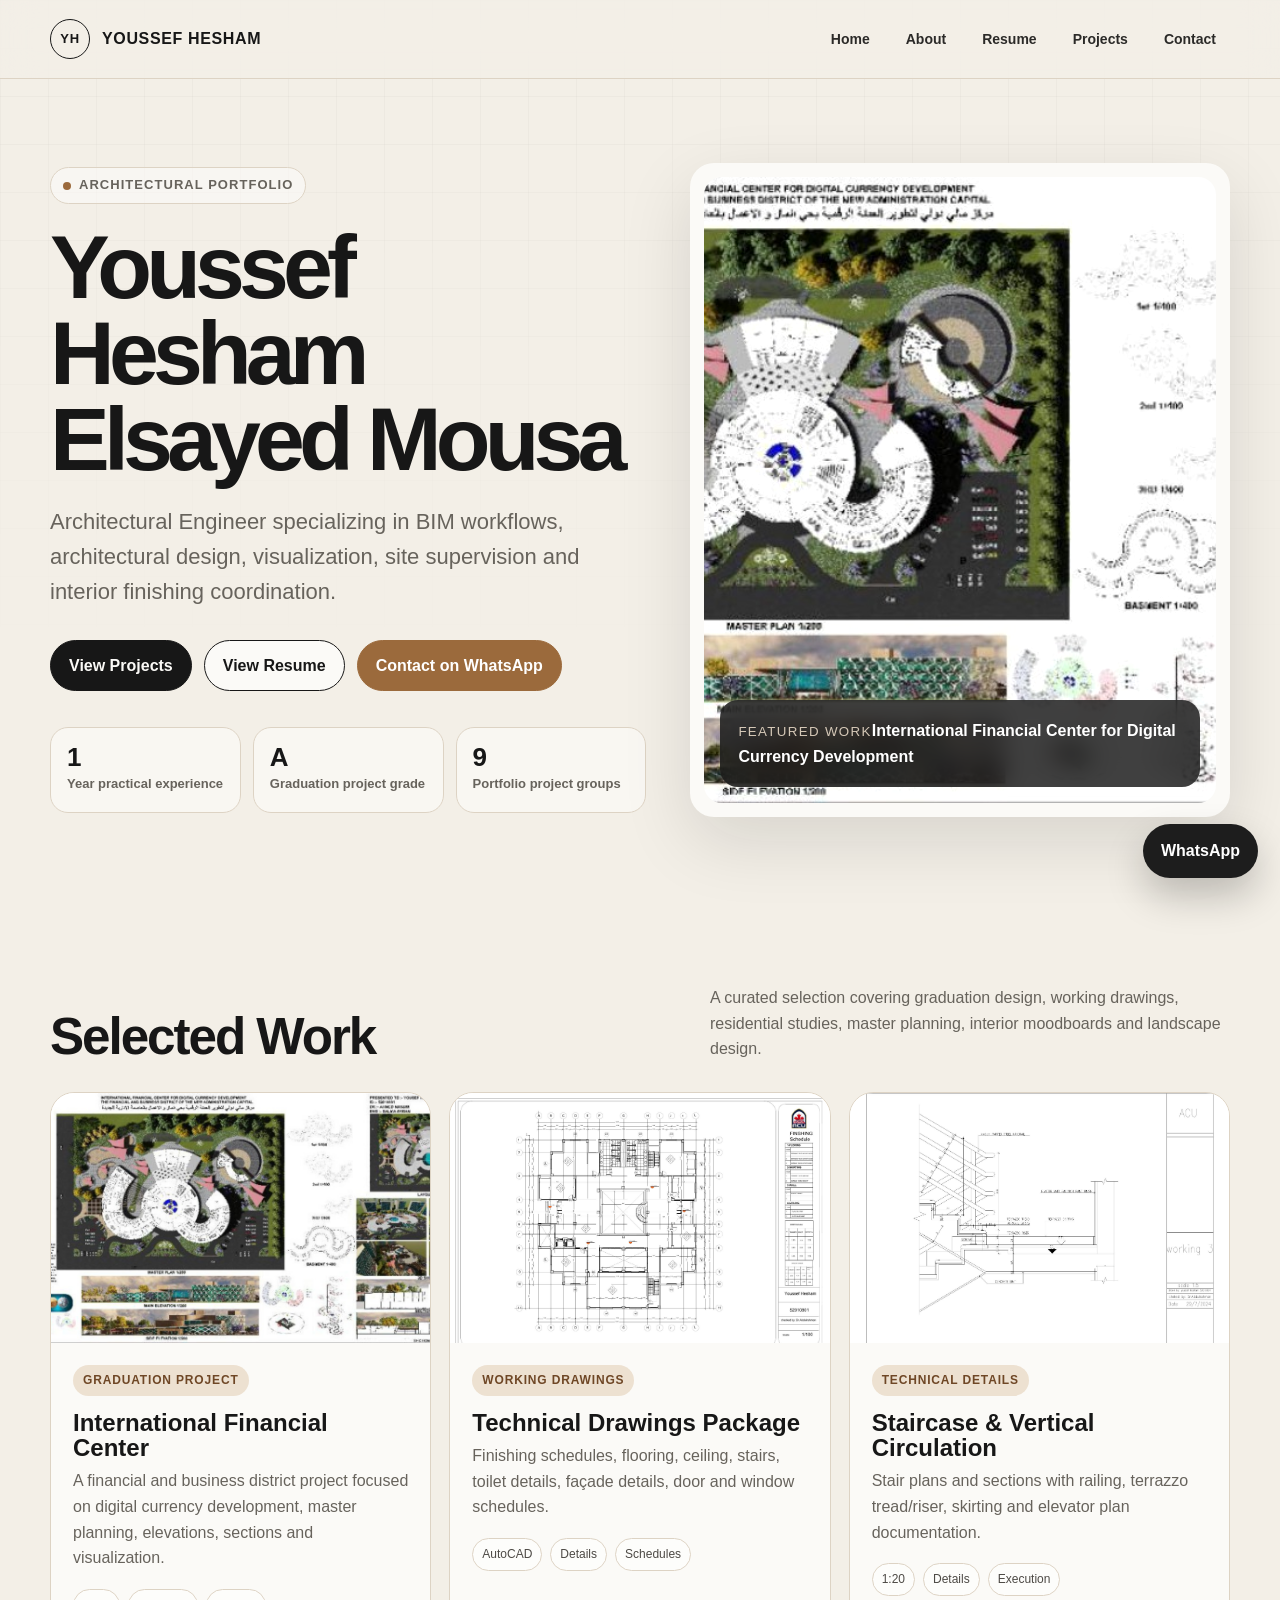
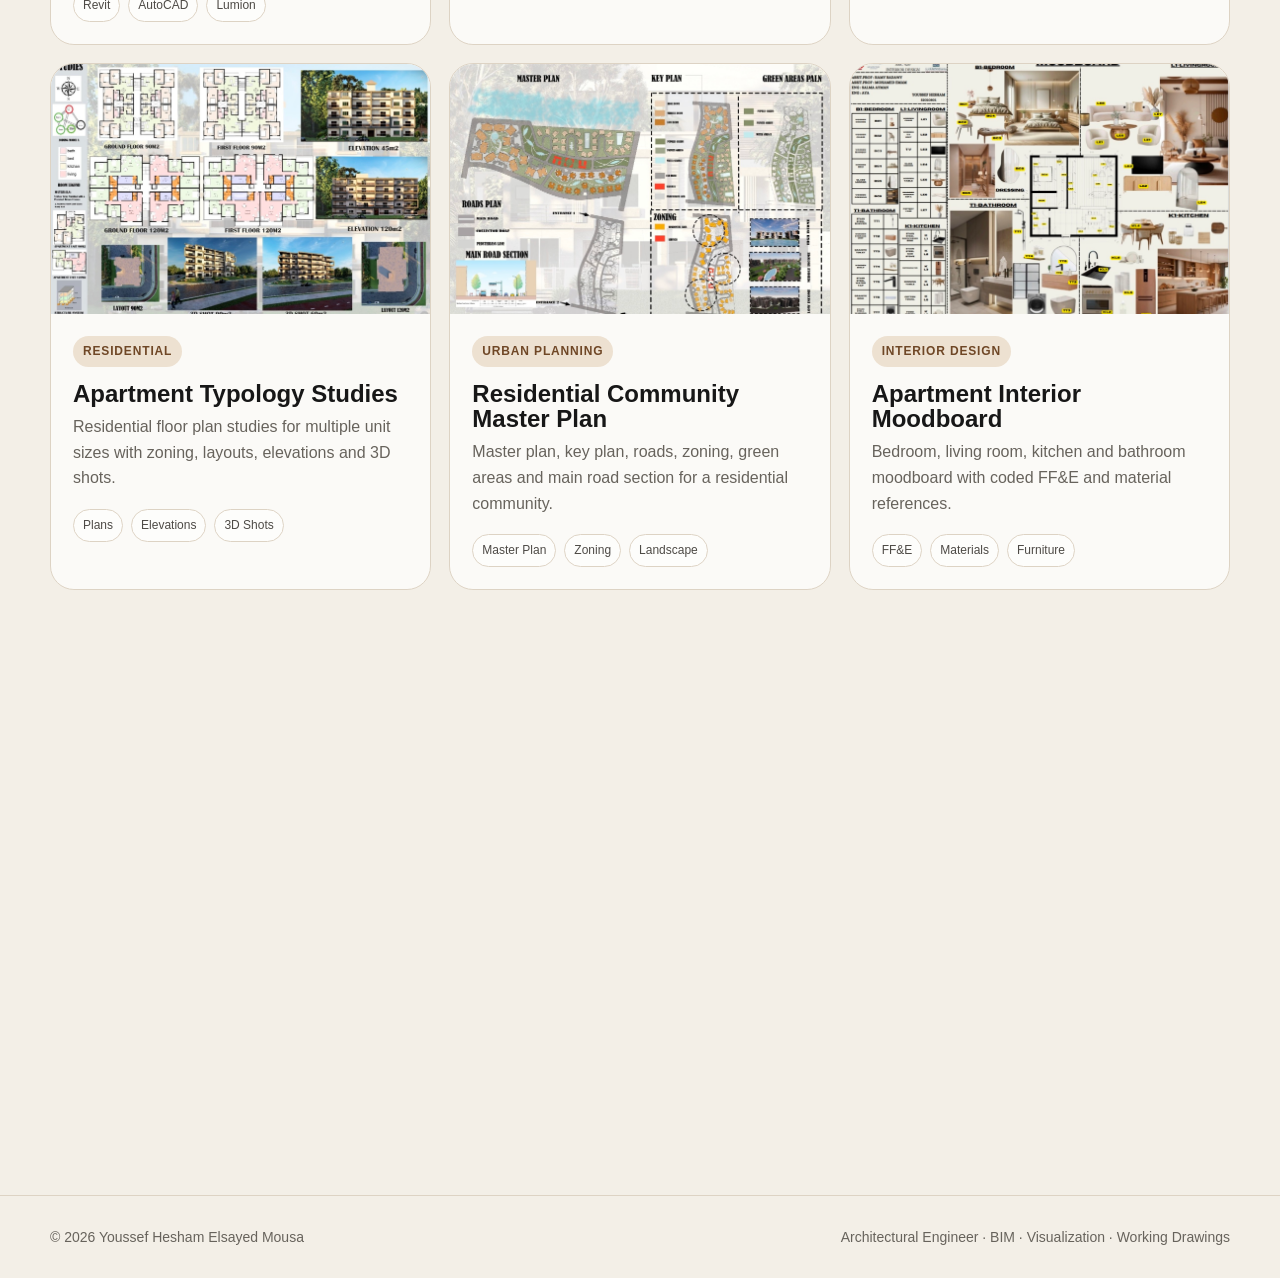
<file: index.html>
<!doctype html><html lang="en"><head><meta charset="utf-8"><meta name="viewport" content="width=device-width, initial-scale=1"><title>Youssef Hesham | Architectural Portfolio</title><meta name="description" content="Architectural portfolio of Youssef Hesham Elsayed Mousa."><link rel="stylesheet" href="css/style.css"></head><body><header class="nav"><div class="container nav-inner"><a class="brand" href="index.html"><span class="brand-mark">YH</span><span>Youssef Hesham</span></a><button class="menu-btn" data-menu>Menu</button><nav class="nav-links" data-links><a href="index.html">Home</a><a href="about.html">About</a><a href="resume.html">Resume</a><a href="projects.html">Projects</a><a href="contact.html">Contact</a></nav></div></header><main><section class="hero"><div class="container hero-grid"><div class="reveal"><span class="eyebrow">Architectural Portfolio</span><h1>Youssef Hesham Elsayed Mousa</h1><p class="lead">Architectural Engineer specializing in BIM workflows, architectural design, visualization, site supervision and interior finishing coordination.</p><div class="hero-actions"><a class="btn dark" href="projects.html">View Projects</a><a class="btn light" href="resume.html">View Resume</a><a class="btn accent" href="https://wa.me/201021706360" target="_blank" rel="noopener">Contact on WhatsApp</a></div><div class="stats"><div class="stat"><strong>1</strong><span>Year practical experience</span></div><div class="stat"><strong>A</strong><span>Graduation project grade</span></div><div class="stat"><strong>9</strong><span>Portfolio project groups</span></div></div></div><div class="hero-card tilt reveal"><img src="assets/images/graduation-board.jpg" alt="Graduation project architectural board"><div class="hero-label"><small>Featured Work</small><strong>International Financial Center for Digital Currency Development</strong></div></div></div></section><section class="section"><div class="container"><div class="section-head reveal"><h2>Selected Work</h2><p>A curated selection covering graduation design, working drawings, residential studies, master planning, interior moodboards and landscape design.</p></div><div class="cards">
<article class="card reveal" data-category="graduation urban visualization"><a href="project-graduation.html"><div class="card-img"><img src="assets/images/graduation-board.jpg" alt="Graduation project board"></div><div class="card-body"><span class="tag">Graduation Project</span><h3>International Financial Center</h3><p>A financial and business district project focused on digital currency development, master planning, elevations, sections and visualization.</p><div class="meta"><span>Revit</span><span>AutoCAD</span><span>Lumion</span></div></div></a></article>
<article class="card reveal" data-category="working technical"><a href="project-working-drawings.html"><div class="card-img"><img src="assets/images/working-thumb.jpg" alt="Working drawings package"></div><div class="card-body"><span class="tag">Working Drawings</span><h3>Technical Drawings Package</h3><p>Finishing schedules, flooring, ceiling, stairs, toilet details, façade details, door and window schedules.</p><div class="meta"><span>AutoCAD</span><span>Details</span><span>Schedules</span></div></div></a></article>
<article class="card reveal" data-category="working technical"><a href="project-staircase.html"><div class="card-img"><img src="assets/images/stairs-thumb.jpg" alt="Staircase details"></div><div class="card-body"><span class="tag">Technical Details</span><h3>Staircase & Vertical Circulation</h3><p>Stair plans and sections with railing, terrazzo tread/riser, skirting and elevator plan documentation.</p><div class="meta"><span>1:20</span><span>Details</span><span>Execution</span></div></div></a></article>
<article class="card reveal" data-category="residential visualization"><a href="project-residential.html"><div class="card-img"><img src="assets/images/residential-90-120.jpg" alt="Residential apartment studies"></div><div class="card-body"><span class="tag">Residential</span><h3>Apartment Typology Studies</h3><p>Residential floor plan studies for multiple unit sizes with zoning, layouts, elevations and 3D shots.</p><div class="meta"><span>Plans</span><span>Elevations</span><span>3D Shots</span></div></div></a></article>
<article class="card reveal" data-category="urban landscape"><a href="project-masterplan.html"><div class="card-img"><img src="assets/images/master-plan.jpg" alt="Community master plan"></div><div class="card-body"><span class="tag">Urban Planning</span><h3>Residential Community Master Plan</h3><p>Master plan, key plan, roads, zoning, green areas and main road section for a residential community.</p><div class="meta"><span>Master Plan</span><span>Zoning</span><span>Landscape</span></div></div></a></article>
<article class="card reveal" data-category="interior"><a href="project-interior.html"><div class="card-img"><img src="assets/images/interior-moodboard.jpg" alt="Interior design moodboard"></div><div class="card-body"><span class="tag">Interior Design</span><h3>Apartment Interior Moodboard</h3><p>Bedroom, living room, kitchen and bathroom moodboard with coded FF&E and material references.</p><div class="meta"><span>FF&E</span><span>Materials</span><span>Furniture</span></div></div></a></article>
<article class="card reveal" data-category="interior"><a href="project-interior.html#bedroom-gallery"><div class="card-img"><img src="assets/images/interior-bedroom-01.jpg" alt="Master bedroom 3D renders"></div><div class="card-body"><span class="tag">Interior Design</span><h3>Master Bedroom 3D Renders</h3><p>Full 3D visualization for the master bedroom — headwall, TV wall, wardrobe joinery and lighting details.</p><div class="meta"><span>3D Renders</span><span>Bedroom</span><span>Visualization</span></div></div></a></article>
<article class="card reveal" data-category="interior"><a href="project-interior.html#kitchen-gallery"><div class="card-img"><img src="assets/images/interior-kitchen-06.jpg" alt="Kitchen 3D renders"></div><div class="card-body"><span class="tag">Interior Design</span><h3>Kitchen 3D Renders</h3><p>U-shaped kitchen 3D visualization with dark wood cabinetry, marble backsplash and warm accent lighting.</p><div class="meta"><span>3D Renders</span><span>Kitchen</span><span>Visualization</span></div></div></a></article>
</div></div></section></main><a class="whatsapp" href="https://wa.me/201021706360" target="_blank" rel="noopener">WhatsApp</a><footer class="footer"><div class="container footer-inner"><span>© 2026 Youssef Hesham Elsayed Mousa</span><span>Architectural Engineer · BIM · Visualization · Working Drawings</span></div></footer><script src="js/main.js"></script></body></html>
</file>
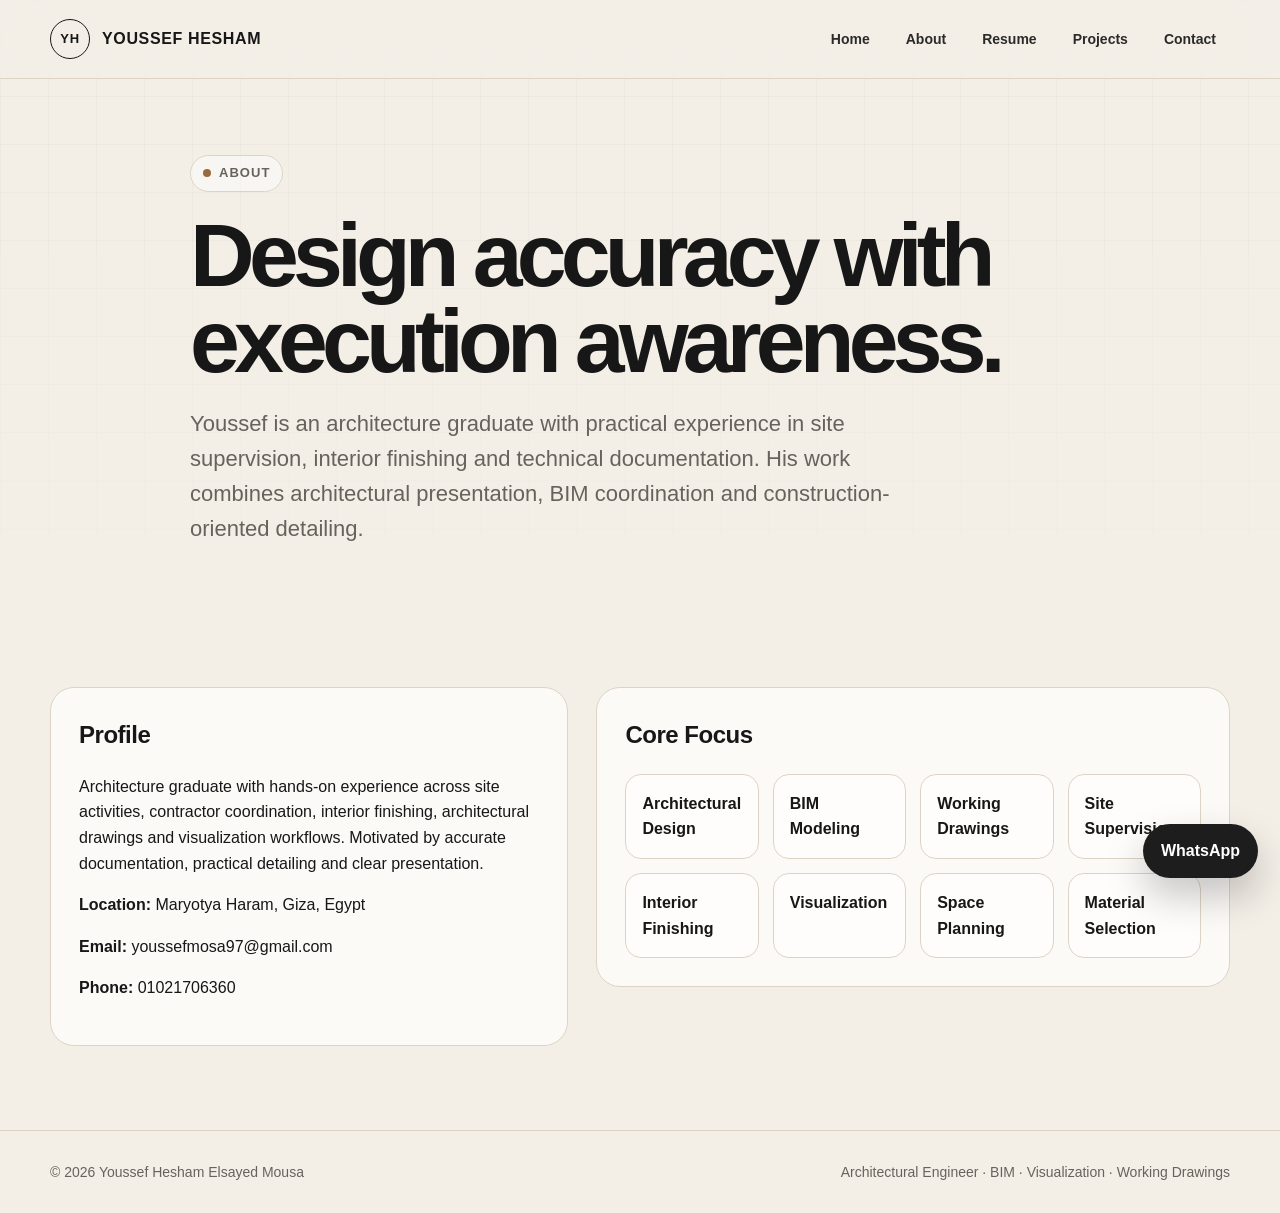
<file: about.html>
<!doctype html><html lang="en"><head><meta charset="utf-8"><meta name="viewport" content="width=device-width, initial-scale=1"><title>About | Youssef Hesham</title><meta name="description" content="Architectural portfolio of Youssef Hesham Elsayed Mousa."><link rel="stylesheet" href="css/style.css"></head><body><header class="nav"><div class="container nav-inner"><a class="brand" href="index.html"><span class="brand-mark">YH</span><span>Youssef Hesham</span></a><button class="menu-btn" data-menu>Menu</button><nav class="nav-links" data-links><a href="index.html">Home</a><a href="about.html">About</a><a href="resume.html">Resume</a><a href="projects.html">Projects</a><a href="contact.html">Contact</a></nav></div></header><main><section class="page-hero"><div class="container page-title reveal"><span class="eyebrow">About</span><h1>Design accuracy with execution awareness.</h1><p class="lead">Youssef is an architecture graduate with practical experience in site supervision, interior finishing and technical documentation. His work combines architectural presentation, BIM coordination and construction-oriented detailing.</p></div></section><section class="section"><div class="container two-col"><div class="panel reveal"><h2>Profile</h2><p>Architecture graduate with hands-on experience across site activities, contractor coordination, interior finishing, architectural drawings and visualization workflows. Motivated by accurate documentation, practical detailing and clear presentation.</p><p><strong>Location:</strong> Maryotya Haram, Giza, Egypt</p><p><strong>Email:</strong> youssefmosa97@gmail.com</p><p><strong>Phone:</strong> 01021706360</p></div><div class="panel reveal"><h2>Core Focus</h2><div class="skill-grid"><div class="skill">Architectural Design</div><div class="skill">BIM Modeling</div><div class="skill">Working Drawings</div><div class="skill">Site Supervision</div><div class="skill">Interior Finishing</div><div class="skill">Visualization</div><div class="skill">Space Planning</div><div class="skill">Material Selection</div></div></div></div></section></main><a class="whatsapp" href="https://wa.me/201021706360" target="_blank" rel="noopener">WhatsApp</a><footer class="footer"><div class="container footer-inner"><span>© 2026 Youssef Hesham Elsayed Mousa</span><span>Architectural Engineer · BIM · Visualization · Working Drawings</span></div></footer><script src="js/main.js"></script></body></html>
</file>
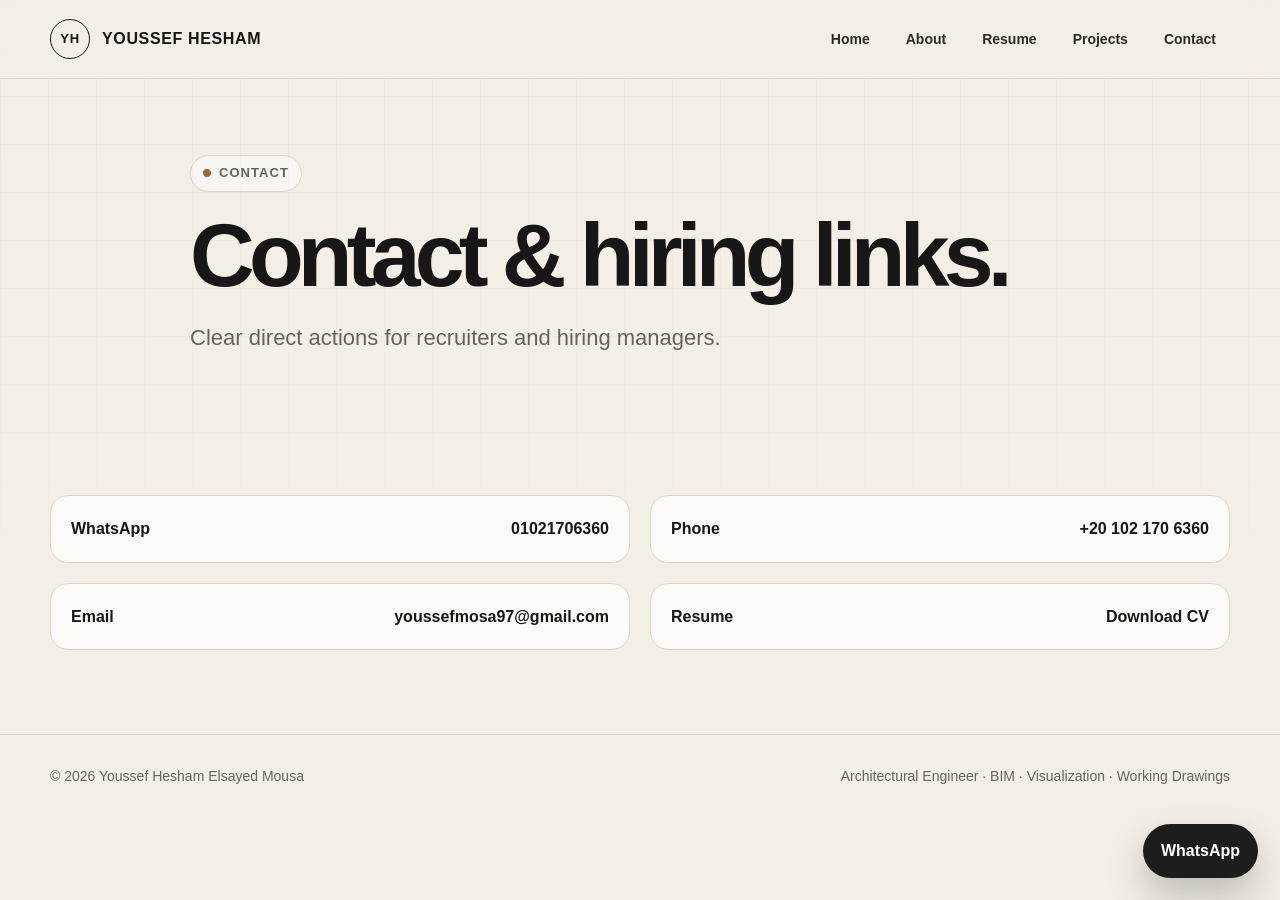
<file: contact.html>
<!doctype html><html lang="en"><head><meta charset="utf-8"><meta name="viewport" content="width=device-width, initial-scale=1"><title>Contact | Youssef Hesham</title><meta name="description" content="Architectural portfolio of Youssef Hesham Elsayed Mousa."><link rel="stylesheet" href="css/style.css"></head><body><header class="nav"><div class="container nav-inner"><a class="brand" href="index.html"><span class="brand-mark">YH</span><span>Youssef Hesham</span></a><button class="menu-btn" data-menu>Menu</button><nav class="nav-links" data-links><a href="index.html">Home</a><a href="about.html">About</a><a href="resume.html">Resume</a><a href="projects.html">Projects</a><a href="contact.html">Contact</a></nav></div></header><main><section class="page-hero"><div class="container page-title reveal"><span class="eyebrow">Contact</span><h1>Contact & hiring links.</h1><p class="lead">Clear direct actions for recruiters and hiring managers.</p></div></section><section class="section"><div class="container contact-grid"><a class="contact-link reveal" href="https://wa.me/201021706360" target="_blank" rel="noopener"><span>WhatsApp</span><strong>01021706360</strong></a><a class="contact-link reveal" href="tel:+201021706360"><span>Phone</span><strong>+20 102 170 6360</strong></a><a class="contact-link reveal" href="mailto:youssefmosa97@gmail.com"><span>Email</span><strong>youssefmosa97@gmail.com</strong></a><a class="contact-link reveal" href="assets/pdf/cv.pdf" download><span>Resume</span><strong>Download CV</strong></a></div></section></main><a class="whatsapp" href="https://wa.me/201021706360" target="_blank" rel="noopener">WhatsApp</a><footer class="footer"><div class="container footer-inner"><span>© 2026 Youssef Hesham Elsayed Mousa</span><span>Architectural Engineer · BIM · Visualization · Working Drawings</span></div></footer><script src="js/main.js"></script></body></html>
</file>
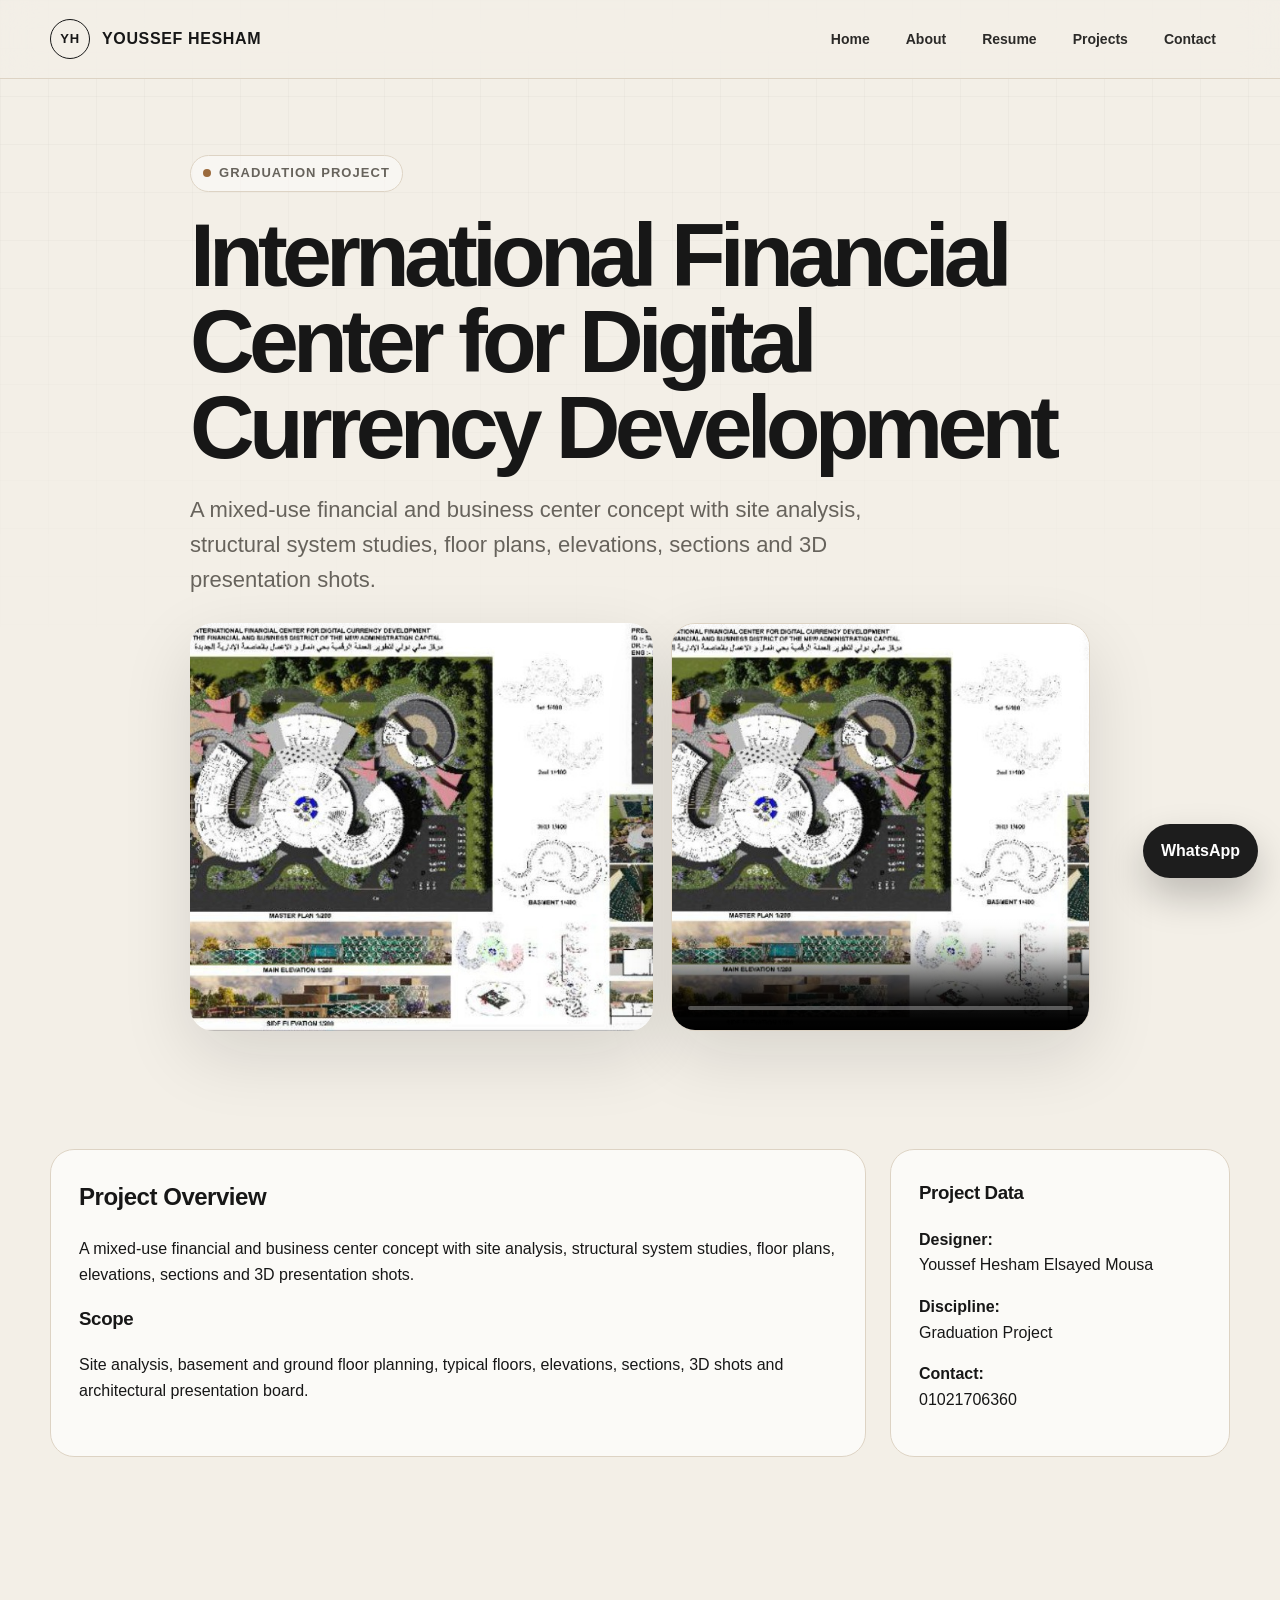
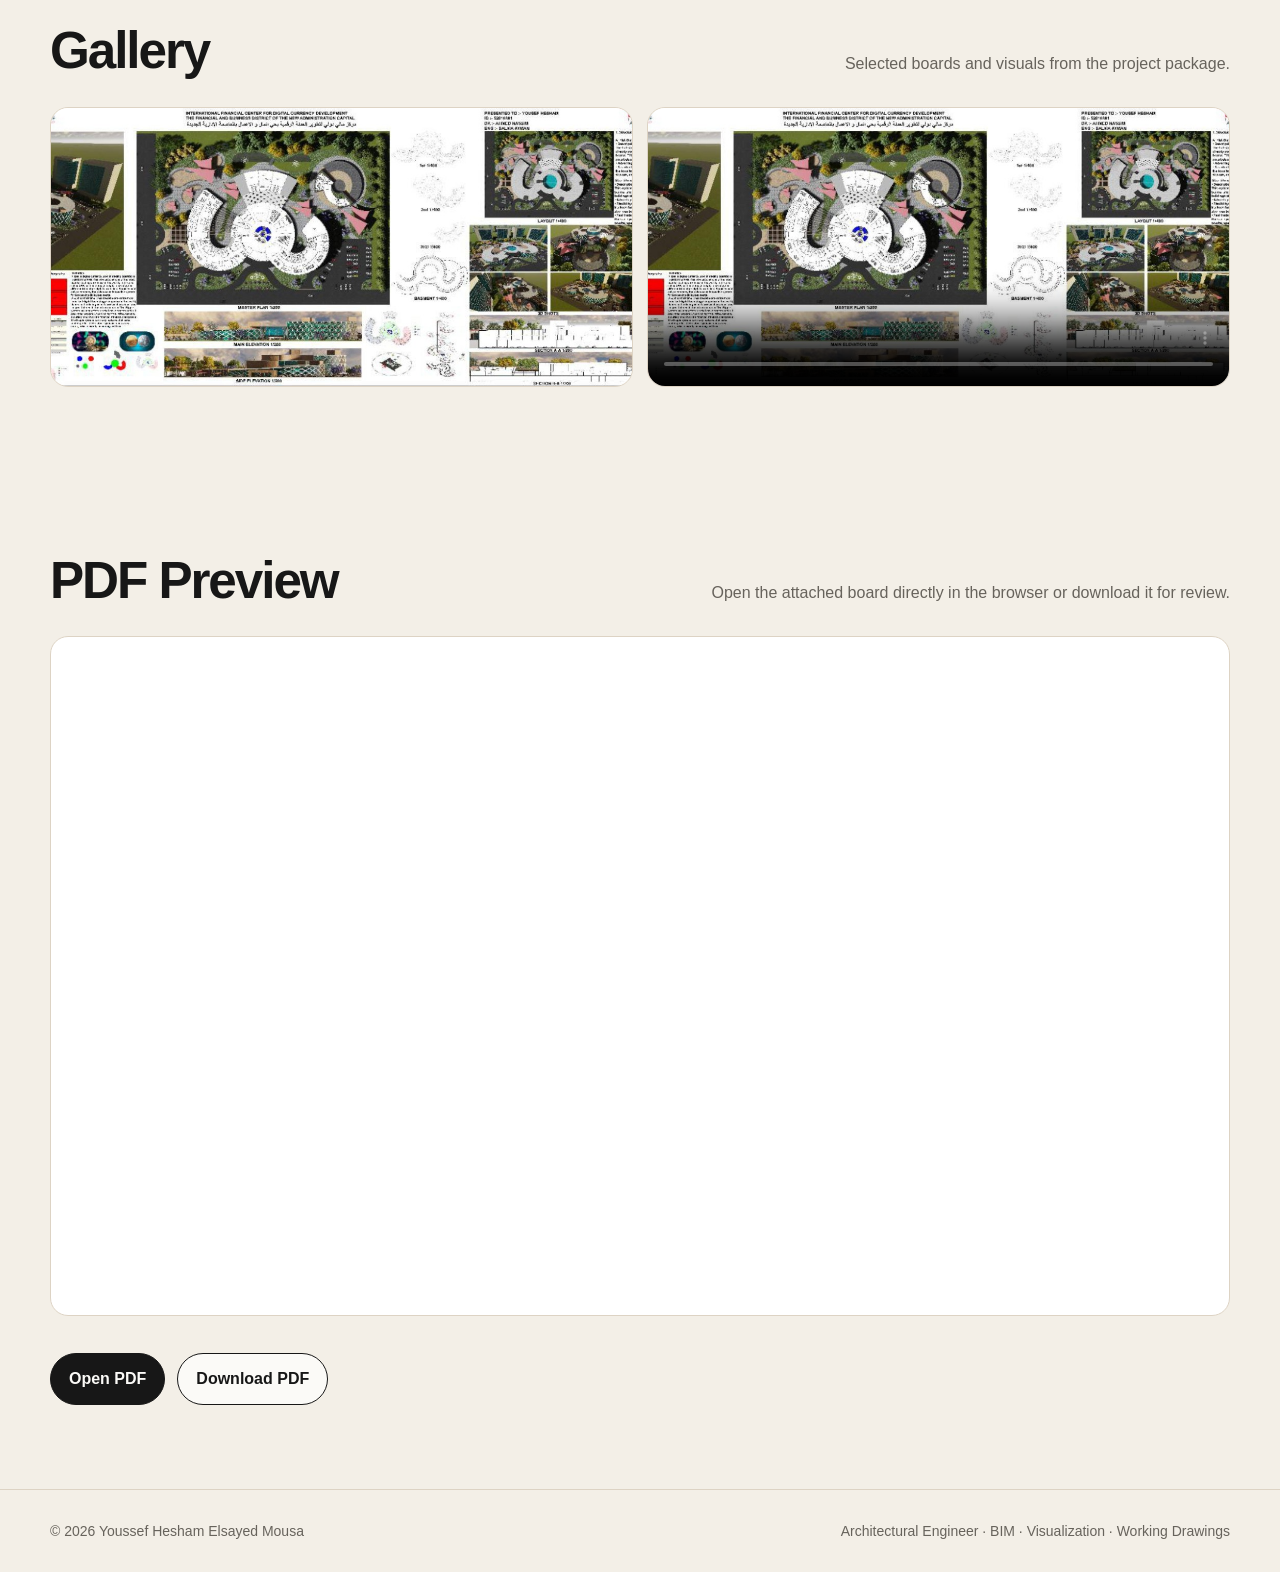
<file: project-graduation.html>
<!doctype html><html lang="en"><head><meta charset="utf-8"><meta name="viewport" content="width=device-width, initial-scale=1"><title>International Financial Center for Digital Currency Development | Youssef Hesham</title><meta name="description" content="Architectural portfolio of Youssef Hesham Elsayed Mousa."><link rel="stylesheet" href="css/style.css"></head><body><header class="nav"><div class="container nav-inner"><a class="brand" href="index.html"><span class="brand-mark">YH</span><span>Youssef Hesham</span></a><button class="menu-btn" data-menu>Menu</button><nav class="nav-links" data-links><a href="index.html">Home</a><a href="about.html">About</a><a href="resume.html">Resume</a><a href="projects.html">Projects</a><a href="contact.html">Contact</a></nav></div></header><main><section class="page-hero"><div class="container page-title reveal"><span class="eyebrow">Graduation Project</span><h1>International Financial Center for Digital Currency Development</h1><p class="lead">A mixed-use financial and business center concept with site analysis, structural system studies, floor plans, elevations, sections and 3D presentation shots.</p><div class="project-media-grid reveal"><figure class="project-hero-img"><img src="assets/images/graduation-board.jpg" alt="International Financial Center for Digital Currency Development presentation board"><figcaption>Presentation Board</figcaption></figure><figure class="project-video-card"><video class="project-video" autoplay muted loop playsinline controls preload="metadata" poster="assets/images/graduation-board.jpg"><source src="assets/videos/Graduation_pro.mp4" type="video/mp4">Your browser does not support the video tag.</video><figcaption>Graduation Project Video</figcaption></figure></div></div></section><section class="section"><div class="container project-layout"><div class="panel reveal"><h2>Project Overview</h2><p>A mixed-use financial and business center concept with site analysis, structural system studies, floor plans, elevations, sections and 3D presentation shots.</p><h3>Scope</h3><p>Site analysis, basement and ground floor planning, typical floors, elevations, sections, 3D shots and architectural presentation board.</p></div><aside class="panel side-card reveal"><h3>Project Data</h3><p><strong>Designer:</strong><br>Youssef Hesham Elsayed Mousa</p><p><strong>Discipline:</strong><br>Graduation Project</p><p><strong>Contact:</strong><br>01021706360</p></aside></div></section><section class="section"><div class="container"><div class="section-head reveal"><h2>Gallery</h2><p>Selected boards and visuals from the project package.</p></div><div class="gallery gallery-mixed"><img src="assets/images/graduation-board.jpg" alt="International Financial Center for Digital Currency Development presentation board"><video class="gallery-video" autoplay muted loop playsinline controls preload="metadata" poster="assets/images/graduation-board.jpg"><source src="assets/videos/Graduation_pro.mp4" type="video/mp4">Your browser does not support the video tag.</video></div></div></section><section class="section"><div class="container"><div class="section-head reveal"><h2>PDF Preview</h2><p>Open the attached board directly in the browser or download it for review.</p></div><iframe class="pdf-frame reveal" src="assets/pdf/project-03.pdf"></iframe><div class="hero-actions"><a class="btn dark" href="assets/pdf/project-03.pdf" target="_blank">Open PDF</a><a class="btn light" href="assets/pdf/project-03.pdf" download>Download PDF</a></div></div></section></main><a class="whatsapp" href="https://wa.me/201021706360" target="_blank" rel="noopener">WhatsApp</a><footer class="footer"><div class="container footer-inner"><span>© 2026 Youssef Hesham Elsayed Mousa</span><span>Architectural Engineer · BIM · Visualization · Working Drawings</span></div></footer><script src="js/main.js"></script></body></html>
</file>
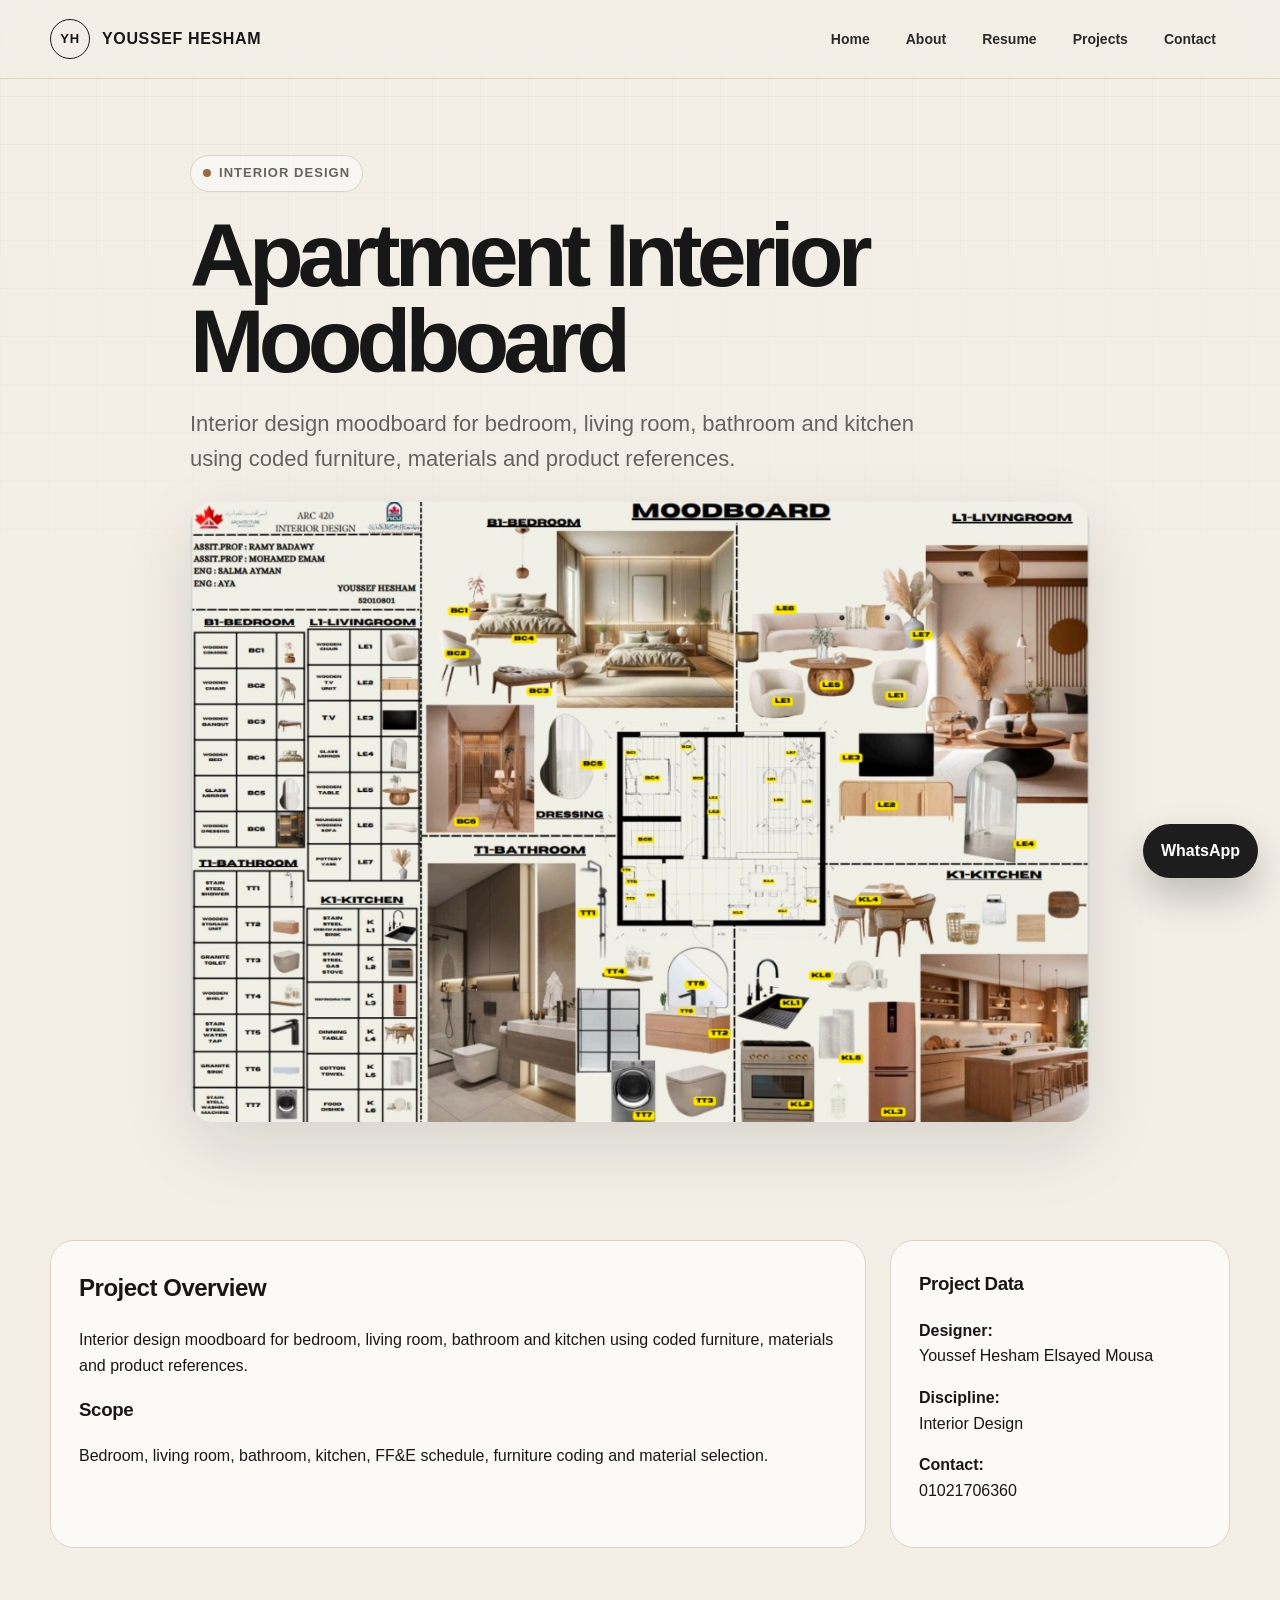
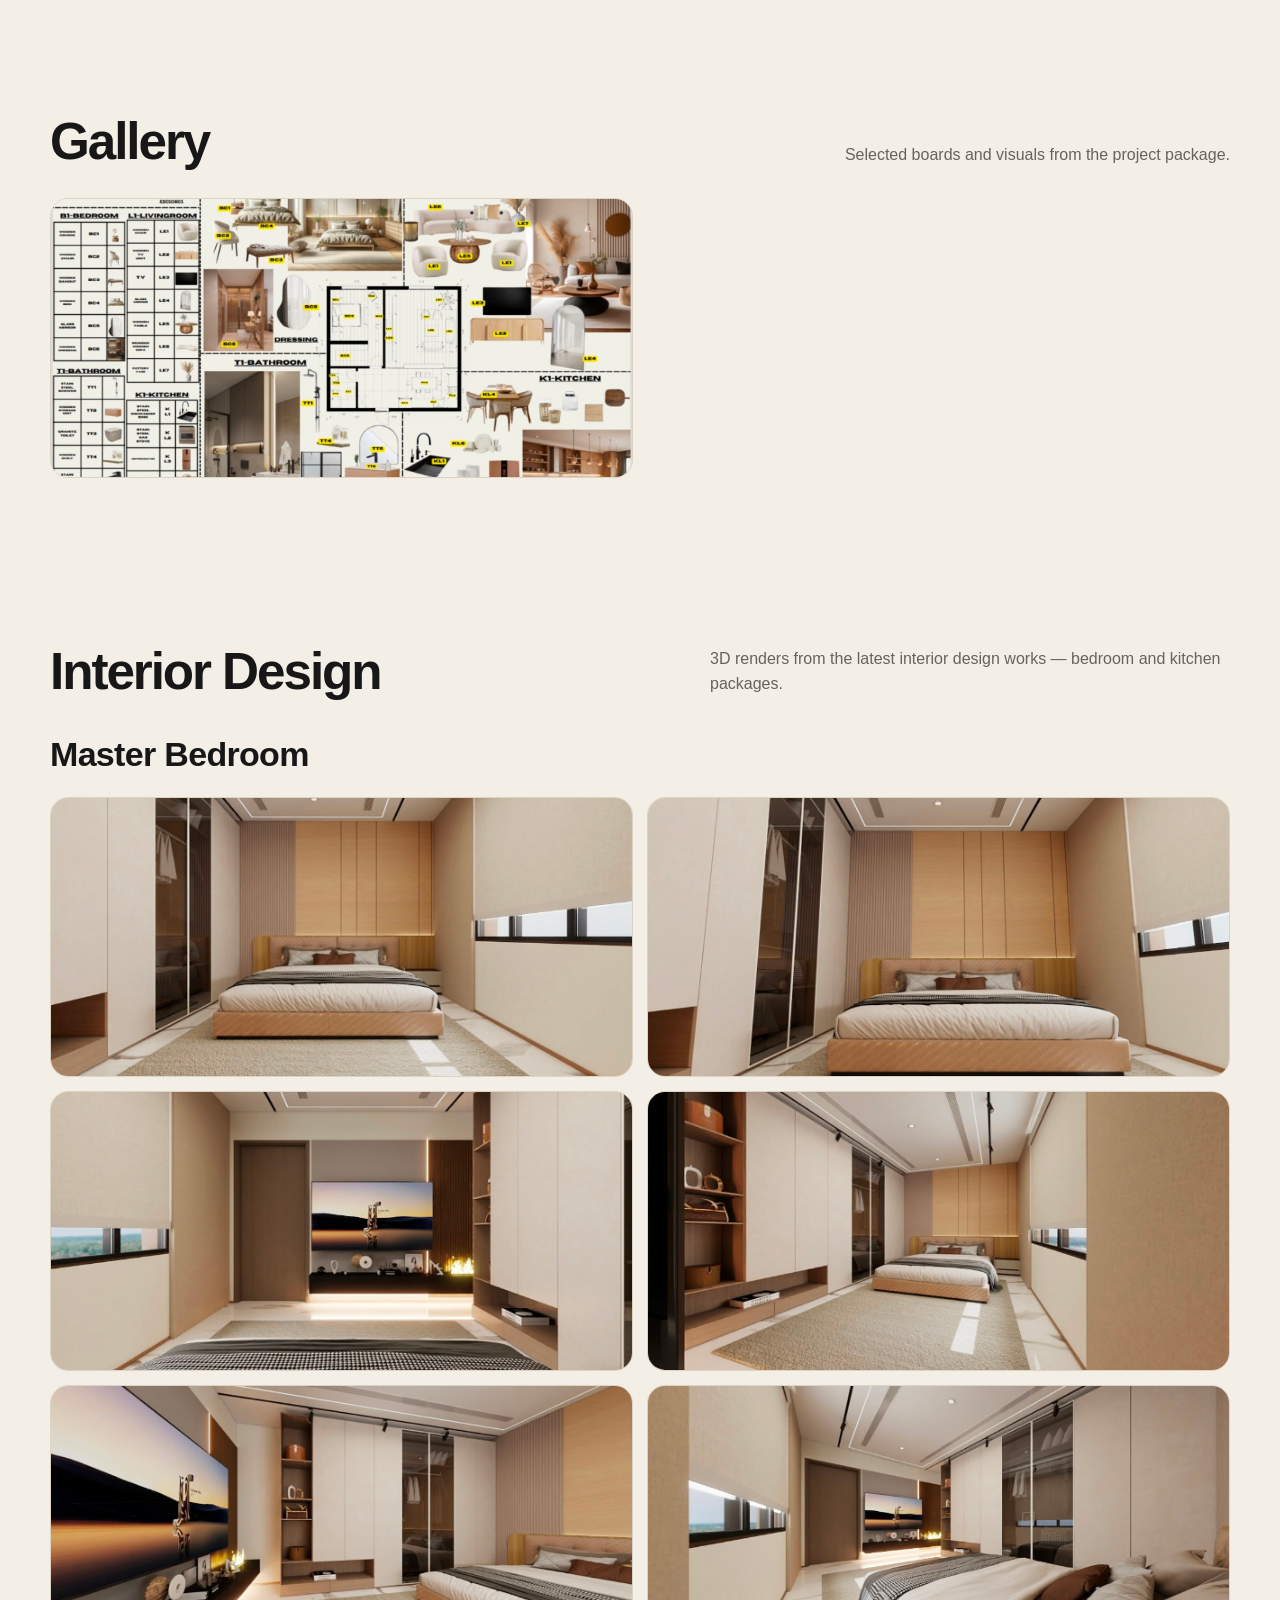
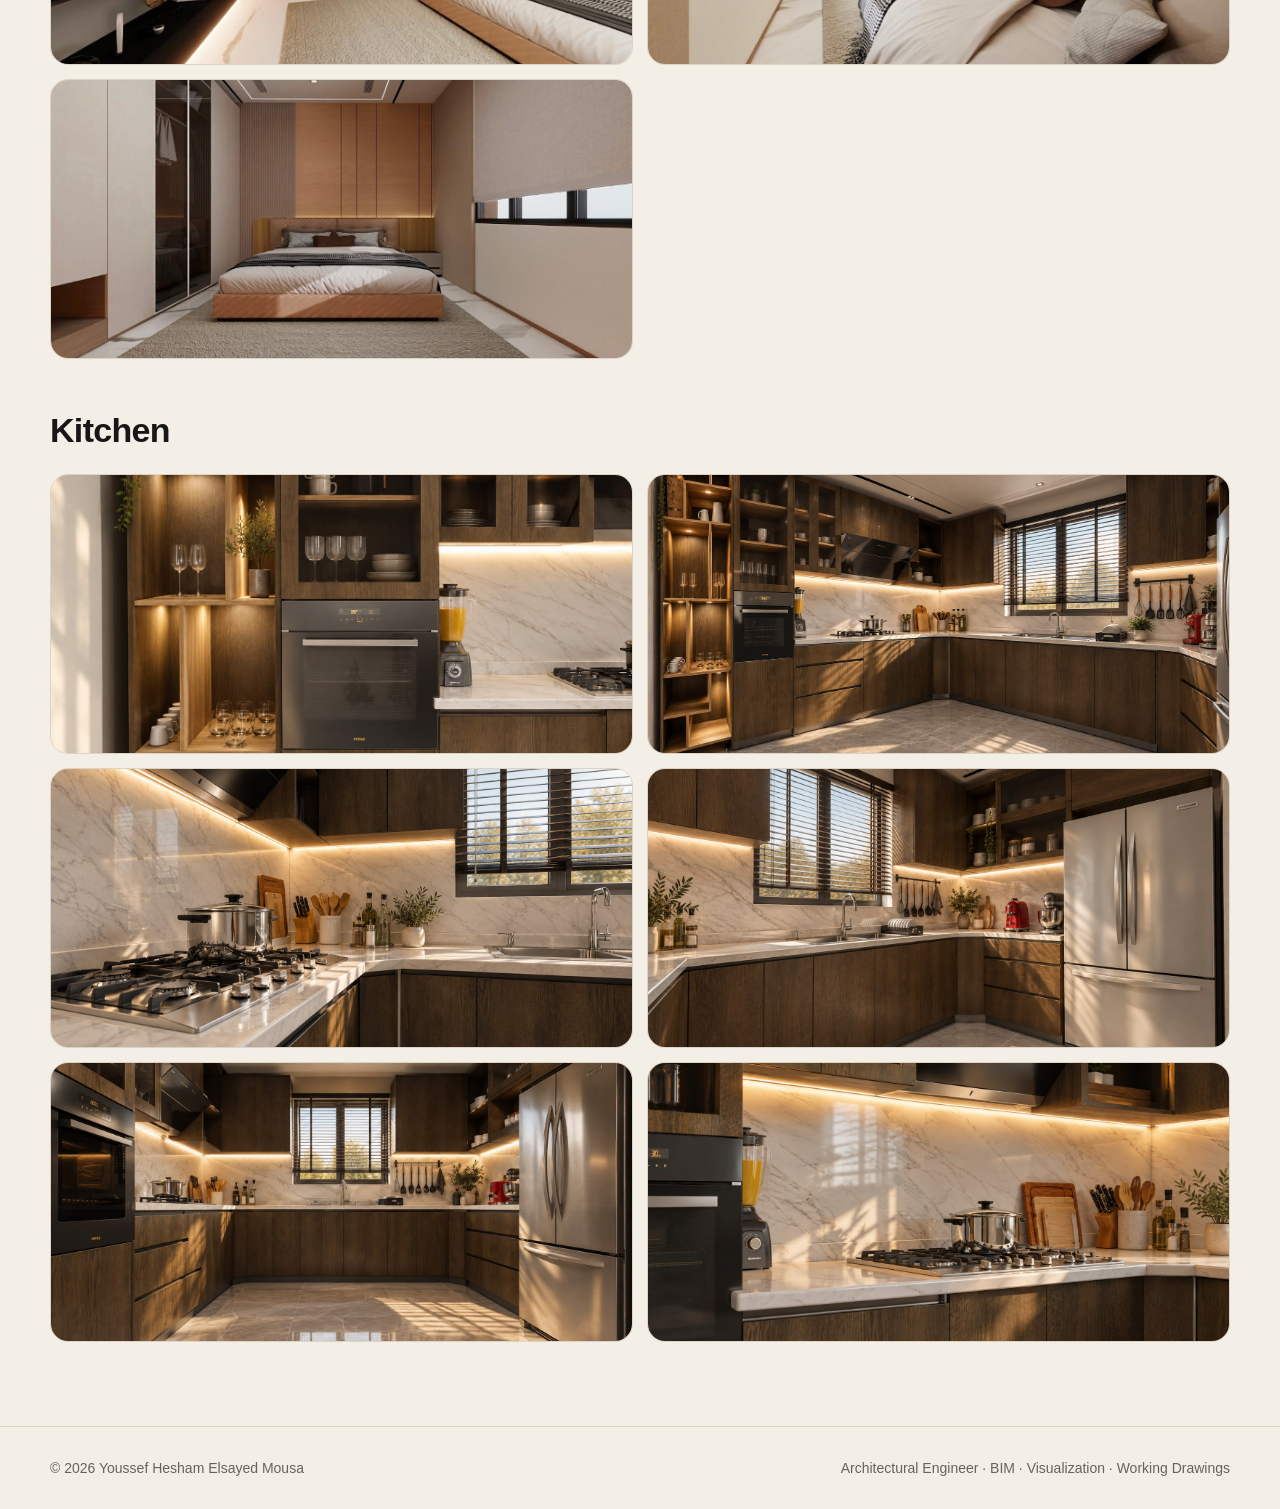
<file: project-interior.html>
<!doctype html>
<html lang="en">
<head>
<meta charset="utf-8">
<meta name="viewport" content="width=device-width, initial-scale=1">
<title>Apartment Interior Moodboard | Youssef Hesham</title>
<meta name="description" content="Architectural portfolio of Youssef Hesham Elsayed Mousa.">
<link rel="stylesheet" href="css/style.css">
</head>
<body>

<header class="nav">
  <div class="container nav-inner">
    <a class="brand" href="index.html"><span class="brand-mark">YH</span><span>Youssef Hesham</span></a>
    <button class="menu-btn" data-menu>Menu</button>
    <nav class="nav-links" data-links>
      <a href="index.html">Home</a>
      <a href="about.html">About</a>
      <a href="resume.html">Resume</a>
      <a href="projects.html">Projects</a>
      <a href="contact.html">Contact</a>
    </nav>
  </div>
</header>

<main>

  <section class="page-hero">
    <div class="container page-title reveal">
      <span class="eyebrow">Interior Design</span>
      <h1>Apartment Interior Moodboard</h1>
      <p class="lead">Interior design moodboard for bedroom, living room, bathroom and kitchen using coded furniture, materials and product references.</p>
      <div class="project-hero-img reveal">
        <img src="assets/images/interior-moodboard.jpg" alt="Apartment Interior Moodboard">
      </div>
    </div>
  </section>

  <section class="section">
    <div class="container project-layout">
      <div class="panel reveal">
        <h2>Project Overview</h2>
        <p>Interior design moodboard for bedroom, living room, bathroom and kitchen using coded furniture, materials and product references.</p>
        <h3>Scope</h3>
        <p>Bedroom, living room, bathroom, kitchen, FF&E schedule, furniture coding and material selection.</p>
      </div>
      <aside class="panel side-card reveal">
        <h3>Project Data</h3>
        <p><strong>Designer:</strong><br>Youssef Hesham Elsayed Mousa</p>
        <p><strong>Discipline:</strong><br>Interior Design</p>
        <p><strong>Contact:</strong><br>01021706360</p>
      </aside>
    </div>
  </section>

  <section class="section">
    <div class="container">
      <div class="section-head reveal">
        <h2>Gallery</h2>
        <p>Selected boards and visuals from the project package.</p>
      </div>
      <div class="gallery">
        <img src="assets/images/interior-moodboard.jpg" alt="Apartment Interior Moodboard image">
      </div>
    </div>
  </section>

  <section class="section">
    <div class="container">
      <div class="section-head reveal">
        <h2>Interior Design</h2>
        <p>3D renders from the latest interior design works — bedroom and kitchen packages.</p>
      </div>

      <h3 id="bedroom-gallery" class="reveal" style="margin:8px 0 16px;font-size:clamp(24px,3vw,34px);letter-spacing:-.02em;scroll-margin-top:100px;">Master Bedroom</h3>
      <div class="gallery">
        <img loading="lazy" src="assets/images/interior-bedroom-01.jpg" alt="Master bedroom render — front view of the bed with wardrobe and window">
        <img loading="lazy" src="assets/images/interior-bedroom-02.jpg" alt="Master bedroom render — closer front view of the bed and headwall">
        <img loading="lazy" src="assets/images/interior-bedroom-03.jpg" alt="Master bedroom render — TV wall with fireplace and door">
        <img loading="lazy" src="assets/images/interior-bedroom-04.jpg" alt="Master bedroom render — wide view with wardrobe, shelves and bed">
        <img loading="lazy" src="assets/images/interior-bedroom-05.jpg" alt="Master bedroom render — TV wall close-up with bed on the right">
        <img loading="lazy" src="assets/images/interior-bedroom-06.jpg" alt="Master bedroom render — view from the window side">
        <img loading="lazy" src="assets/images/interior-bedroom-07.jpg" alt="Master bedroom render — front view of the bed in daylight">
      </div>

      <h3 id="kitchen-gallery" class="reveal" style="margin:44px 0 16px;font-size:clamp(24px,3vw,34px);letter-spacing:-.02em;scroll-margin-top:100px;">Kitchen</h3>
      <div class="gallery">
        <img loading="lazy" src="assets/images/interior-kitchen-01.jpg" alt="Kitchen render — wooden open shelving and built-in oven">
        <img loading="lazy" src="assets/images/interior-kitchen-02.jpg" alt="Kitchen render — dark wood cabinets with marble backsplash">
        <img loading="lazy" src="assets/images/interior-kitchen-03.jpg" alt="Kitchen render — gas cooktop close-up with marble countertop">
        <img loading="lazy" src="assets/images/interior-kitchen-04.jpg" alt="Kitchen render — cooktop, sink and window with wooden blinds">
        <img loading="lazy" src="assets/images/interior-kitchen-05.jpg" alt="Kitchen render — sink area and stainless steel fridge">
        <img loading="lazy" src="assets/images/interior-kitchen-06.jpg" alt="Kitchen render — U-shaped kitchen full view with oven and fridge">
      </div>
    </div>
  </section>

</main>

<a class="whatsapp" href="https://wa.me/201021706360" target="_blank" rel="noopener">WhatsApp</a>

<footer class="footer">
  <div class="container footer-inner">
    <span>© 2026 Youssef Hesham Elsayed Mousa</span>
    <span>Architectural Engineer · BIM · Visualization · Working Drawings</span>
  </div>
</footer>

<script src="js/main.js"></script>
</body>
</html>
</file>
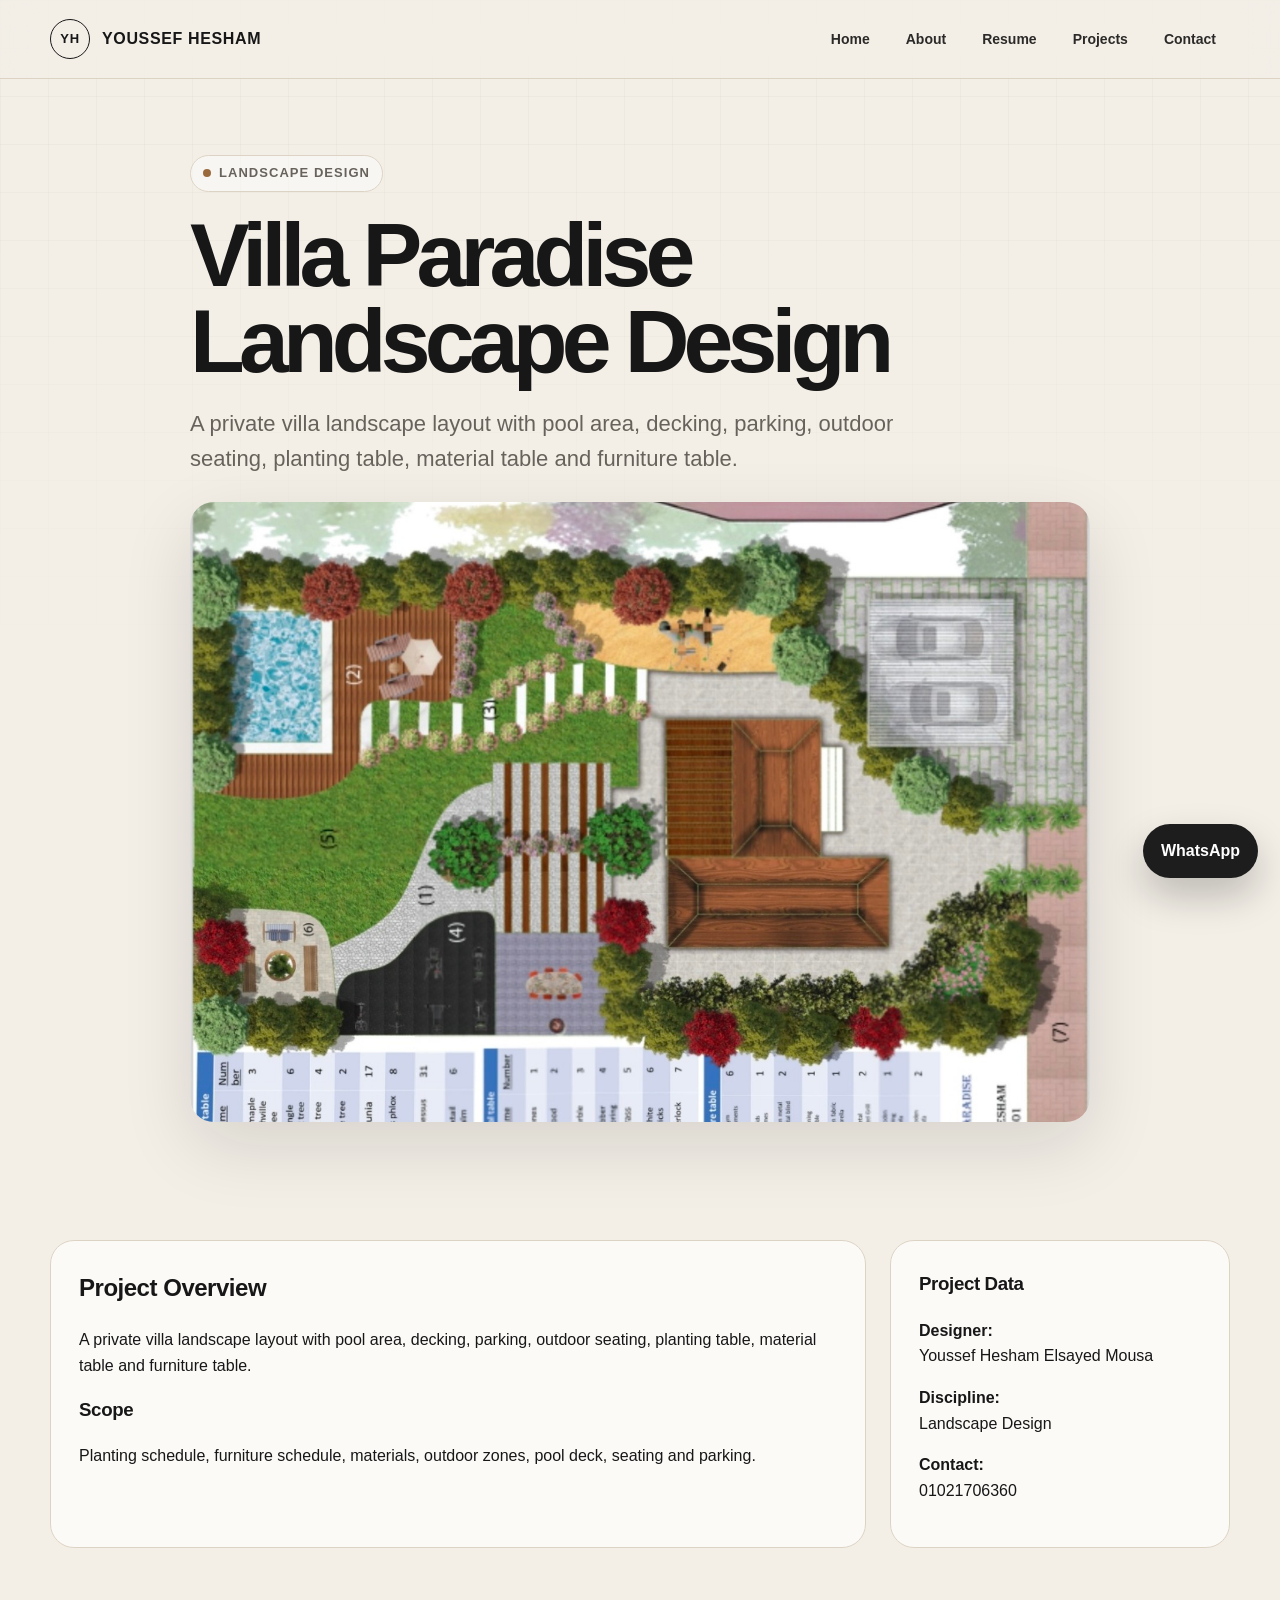
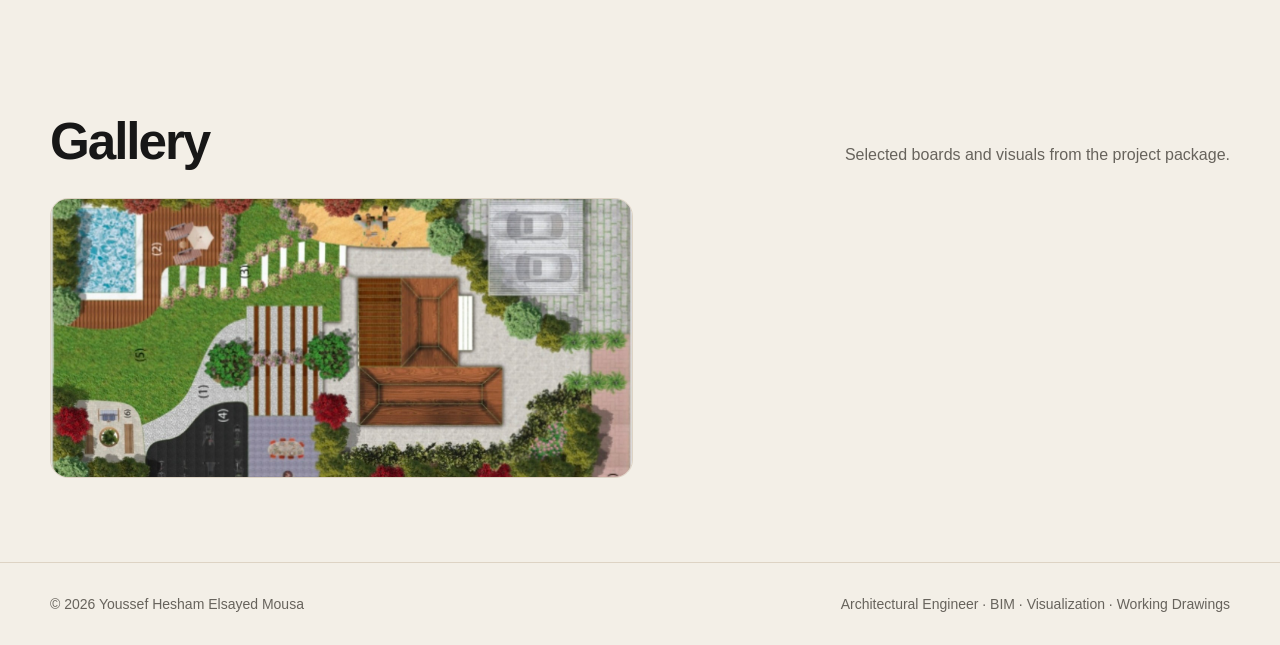
<file: project-landscape.html>
<!doctype html><html lang="en"><head><meta charset="utf-8"><meta name="viewport" content="width=device-width, initial-scale=1"><title>Villa Paradise Landscape Design | Youssef Hesham</title><meta name="description" content="Architectural portfolio of Youssef Hesham Elsayed Mousa."><link rel="stylesheet" href="css/style.css"></head><body><header class="nav"><div class="container nav-inner"><a class="brand" href="index.html"><span class="brand-mark">YH</span><span>Youssef Hesham</span></a><button class="menu-btn" data-menu>Menu</button><nav class="nav-links" data-links><a href="index.html">Home</a><a href="about.html">About</a><a href="resume.html">Resume</a><a href="projects.html">Projects</a><a href="contact.html">Contact</a></nav></div></header><main><section class="page-hero"><div class="container page-title reveal"><span class="eyebrow">Landscape Design</span><h1>Villa Paradise Landscape Design</h1><p class="lead">A private villa landscape layout with pool area, decking, parking, outdoor seating, planting table, material table and furniture table.</p><div class="project-hero-img reveal"><img src="assets/images/landscape-villa.jpg" alt="Villa Paradise Landscape Design"></div></div></section><section class="section"><div class="container project-layout"><div class="panel reveal"><h2>Project Overview</h2><p>A private villa landscape layout with pool area, decking, parking, outdoor seating, planting table, material table and furniture table.</p><h3>Scope</h3><p>Planting schedule, furniture schedule, materials, outdoor zones, pool deck, seating and parking.</p></div><aside class="panel side-card reveal"><h3>Project Data</h3><p><strong>Designer:</strong><br>Youssef Hesham Elsayed Mousa</p><p><strong>Discipline:</strong><br>Landscape Design</p><p><strong>Contact:</strong><br>01021706360</p></aside></div></section><section class="section"><div class="container"><div class="section-head reveal"><h2>Gallery</h2><p>Selected boards and visuals from the project package.</p></div><div class="gallery"><img src="assets/images/landscape-villa.jpg" alt="Villa Paradise Landscape Design image"></div></div></section></main><a class="whatsapp" href="https://wa.me/201021706360" target="_blank" rel="noopener">WhatsApp</a><footer class="footer"><div class="container footer-inner"><span>© 2026 Youssef Hesham Elsayed Mousa</span><span>Architectural Engineer · BIM · Visualization · Working Drawings</span></div></footer><script src="js/main.js"></script></body></html>
</file>
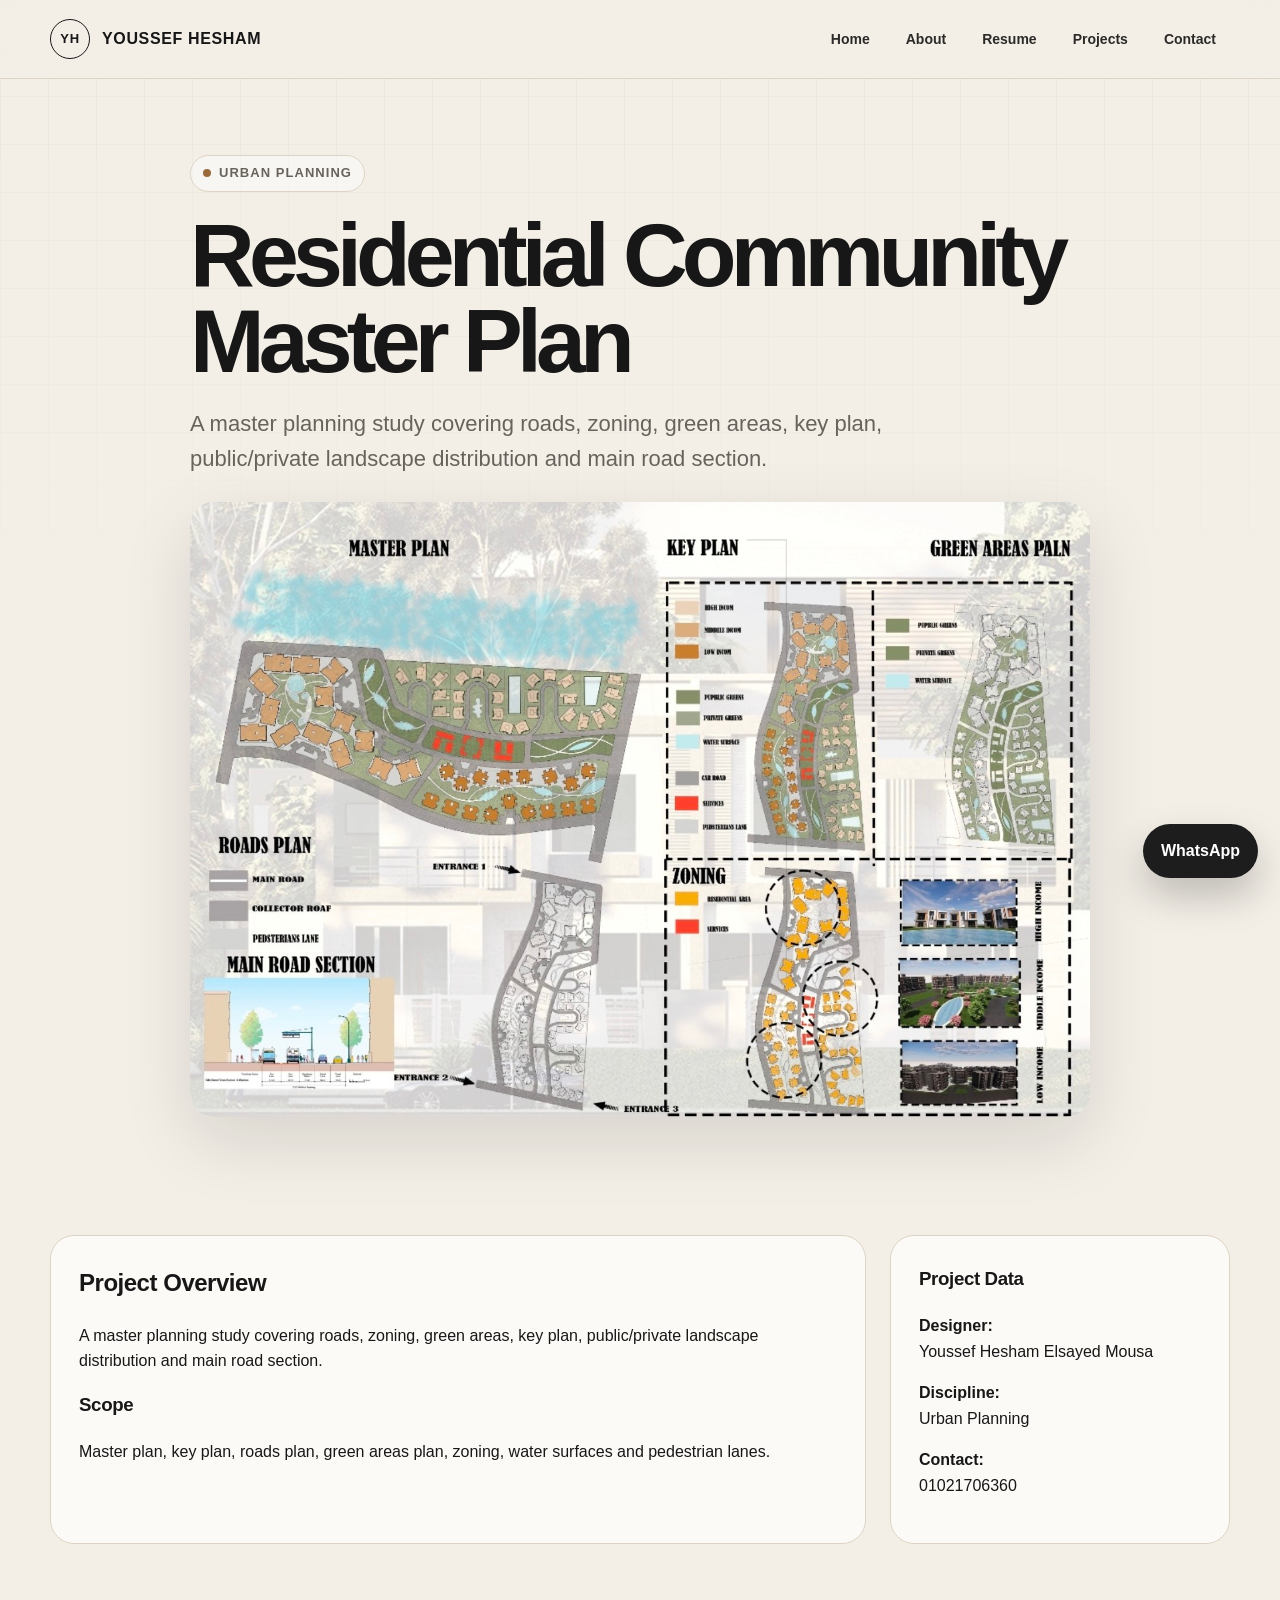
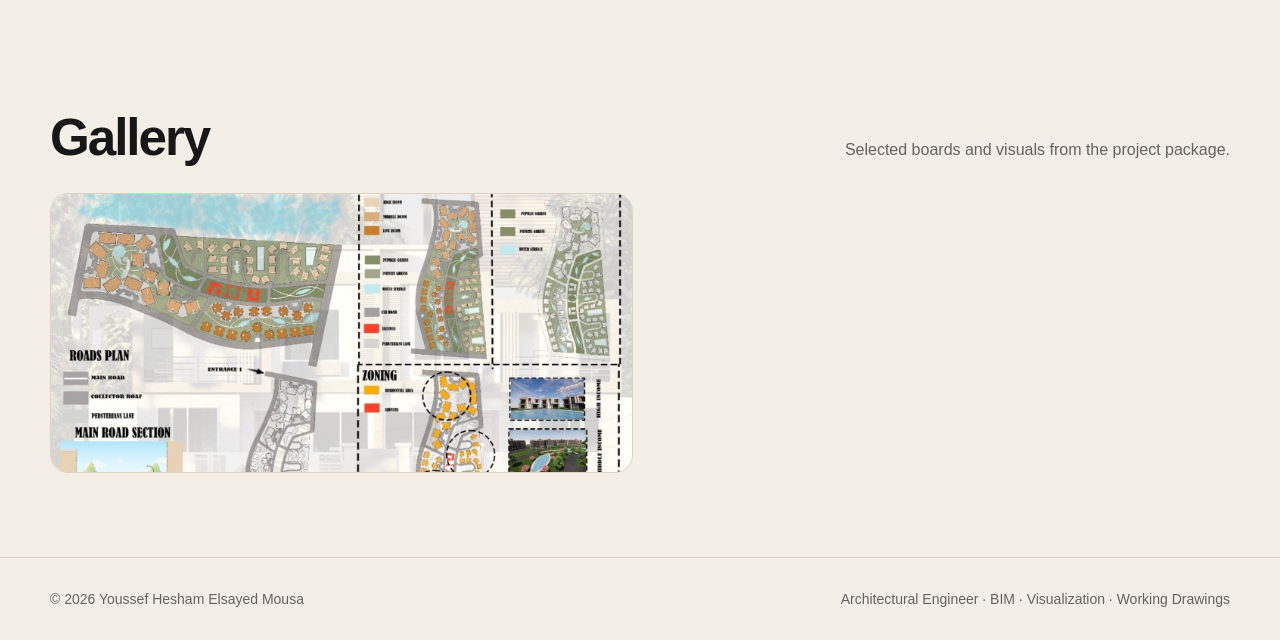
<file: project-masterplan.html>
<!doctype html><html lang="en"><head><meta charset="utf-8"><meta name="viewport" content="width=device-width, initial-scale=1"><title>Residential Community Master Plan | Youssef Hesham</title><meta name="description" content="Architectural portfolio of Youssef Hesham Elsayed Mousa."><link rel="stylesheet" href="css/style.css"></head><body><header class="nav"><div class="container nav-inner"><a class="brand" href="index.html"><span class="brand-mark">YH</span><span>Youssef Hesham</span></a><button class="menu-btn" data-menu>Menu</button><nav class="nav-links" data-links><a href="index.html">Home</a><a href="about.html">About</a><a href="resume.html">Resume</a><a href="projects.html">Projects</a><a href="contact.html">Contact</a></nav></div></header><main><section class="page-hero"><div class="container page-title reveal"><span class="eyebrow">Urban Planning</span><h1>Residential Community Master Plan</h1><p class="lead">A master planning study covering roads, zoning, green areas, key plan, public/private landscape distribution and main road section.</p><div class="project-hero-img reveal"><img src="assets/images/master-plan.jpg" alt="Residential Community Master Plan"></div></div></section><section class="section"><div class="container project-layout"><div class="panel reveal"><h2>Project Overview</h2><p>A master planning study covering roads, zoning, green areas, key plan, public/private landscape distribution and main road section.</p><h3>Scope</h3><p>Master plan, key plan, roads plan, green areas plan, zoning, water surfaces and pedestrian lanes.</p></div><aside class="panel side-card reveal"><h3>Project Data</h3><p><strong>Designer:</strong><br>Youssef Hesham Elsayed Mousa</p><p><strong>Discipline:</strong><br>Urban Planning</p><p><strong>Contact:</strong><br>01021706360</p></aside></div></section><section class="section"><div class="container"><div class="section-head reveal"><h2>Gallery</h2><p>Selected boards and visuals from the project package.</p></div><div class="gallery"><img src="assets/images/master-plan.jpg" alt="Residential Community Master Plan image"></div></div></section></main><a class="whatsapp" href="https://wa.me/201021706360" target="_blank" rel="noopener">WhatsApp</a><footer class="footer"><div class="container footer-inner"><span>© 2026 Youssef Hesham Elsayed Mousa</span><span>Architectural Engineer · BIM · Visualization · Working Drawings</span></div></footer><script src="js/main.js"></script></body></html>
</file>
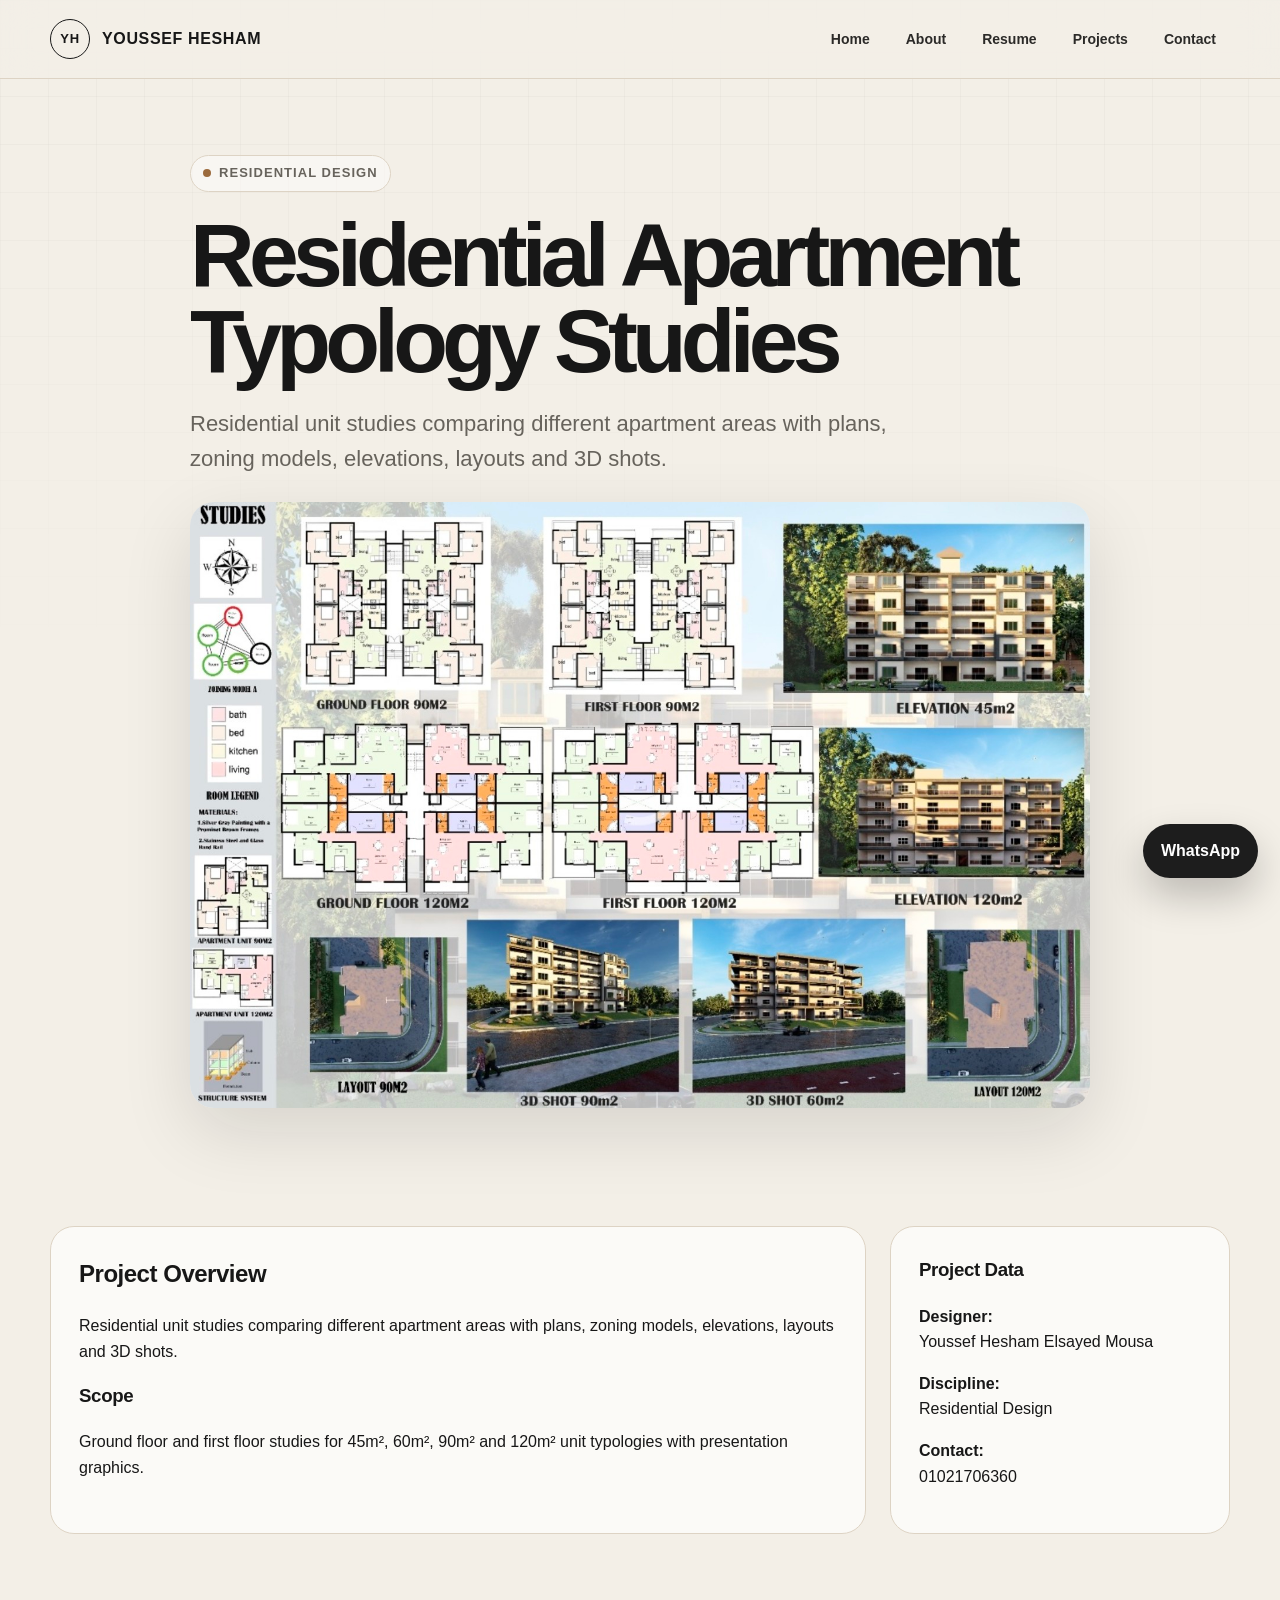
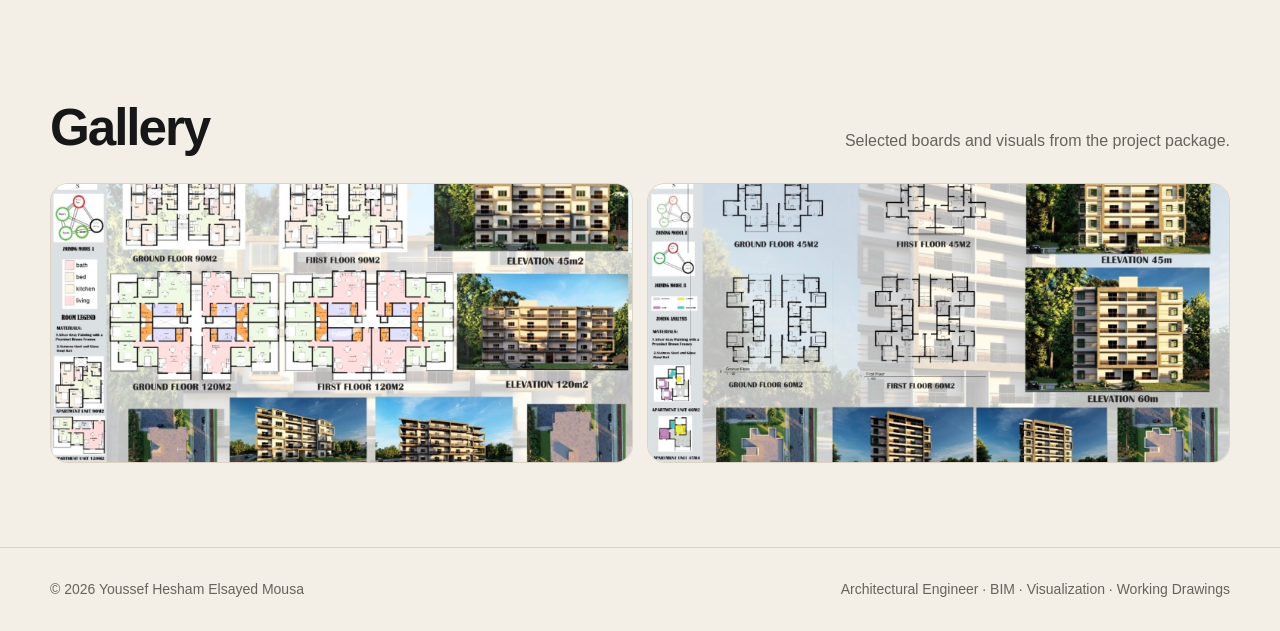
<file: project-residential.html>
<!doctype html><html lang="en"><head><meta charset="utf-8"><meta name="viewport" content="width=device-width, initial-scale=1"><title>Residential Apartment Typology Studies | Youssef Hesham</title><meta name="description" content="Architectural portfolio of Youssef Hesham Elsayed Mousa."><link rel="stylesheet" href="css/style.css"></head><body><header class="nav"><div class="container nav-inner"><a class="brand" href="index.html"><span class="brand-mark">YH</span><span>Youssef Hesham</span></a><button class="menu-btn" data-menu>Menu</button><nav class="nav-links" data-links><a href="index.html">Home</a><a href="about.html">About</a><a href="resume.html">Resume</a><a href="projects.html">Projects</a><a href="contact.html">Contact</a></nav></div></header><main><section class="page-hero"><div class="container page-title reveal"><span class="eyebrow">Residential Design</span><h1>Residential Apartment Typology Studies</h1><p class="lead">Residential unit studies comparing different apartment areas with plans, zoning models, elevations, layouts and 3D shots.</p><div class="project-hero-img reveal"><img src="assets/images/residential-90-120.jpg" alt="Residential Apartment Typology Studies"></div></div></section><section class="section"><div class="container project-layout"><div class="panel reveal"><h2>Project Overview</h2><p>Residential unit studies comparing different apartment areas with plans, zoning models, elevations, layouts and 3D shots.</p><h3>Scope</h3><p>Ground floor and first floor studies for 45m², 60m², 90m² and 120m² unit typologies with presentation graphics.</p></div><aside class="panel side-card reveal"><h3>Project Data</h3><p><strong>Designer:</strong><br>Youssef Hesham Elsayed Mousa</p><p><strong>Discipline:</strong><br>Residential Design</p><p><strong>Contact:</strong><br>01021706360</p></aside></div></section><section class="section"><div class="container"><div class="section-head reveal"><h2>Gallery</h2><p>Selected boards and visuals from the project package.</p></div><div class="gallery"><img src="assets/images/residential-90-120.jpg" alt="Residential Apartment Typology Studies image"><img src="assets/images/residential-45-60.jpg" alt="Residential Apartment Typology Studies image"></div></div></section></main><a class="whatsapp" href="https://wa.me/201021706360" target="_blank" rel="noopener">WhatsApp</a><footer class="footer"><div class="container footer-inner"><span>© 2026 Youssef Hesham Elsayed Mousa</span><span>Architectural Engineer · BIM · Visualization · Working Drawings</span></div></footer><script src="js/main.js"></script></body></html>
</file>
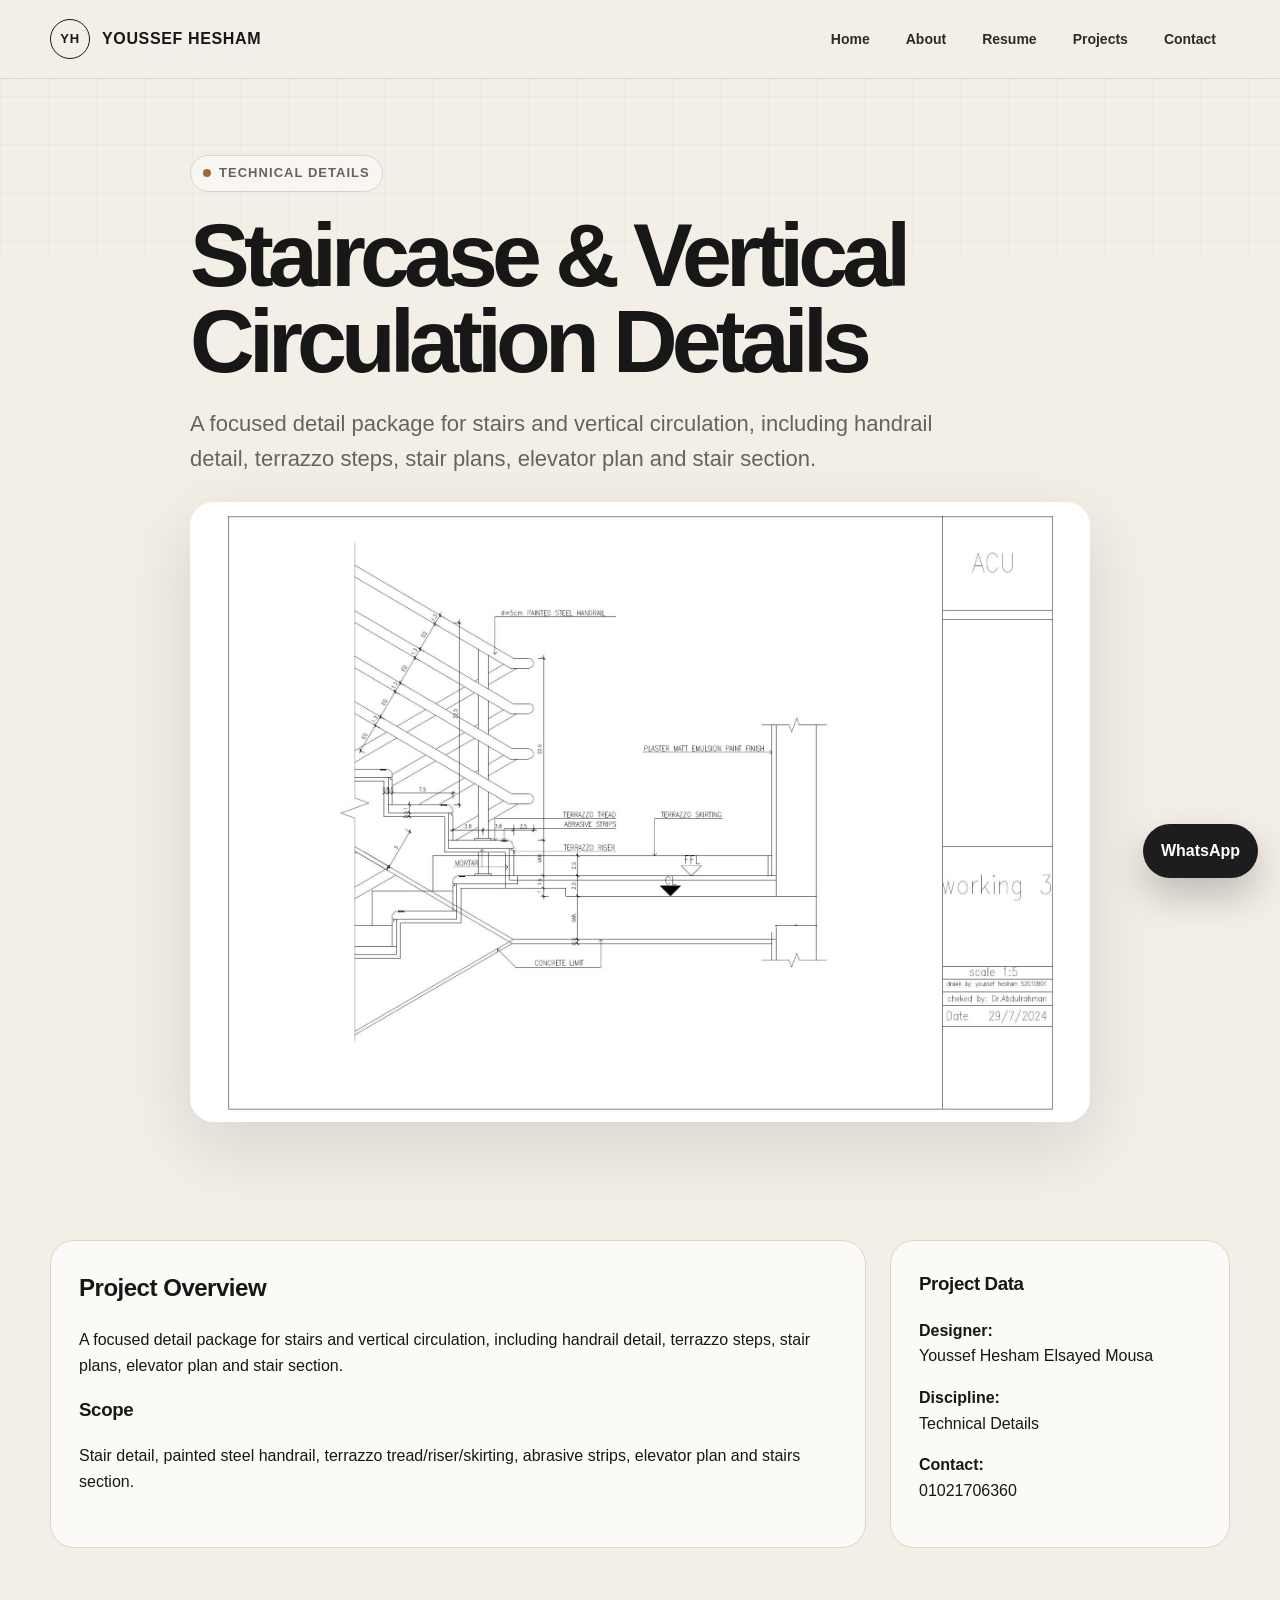
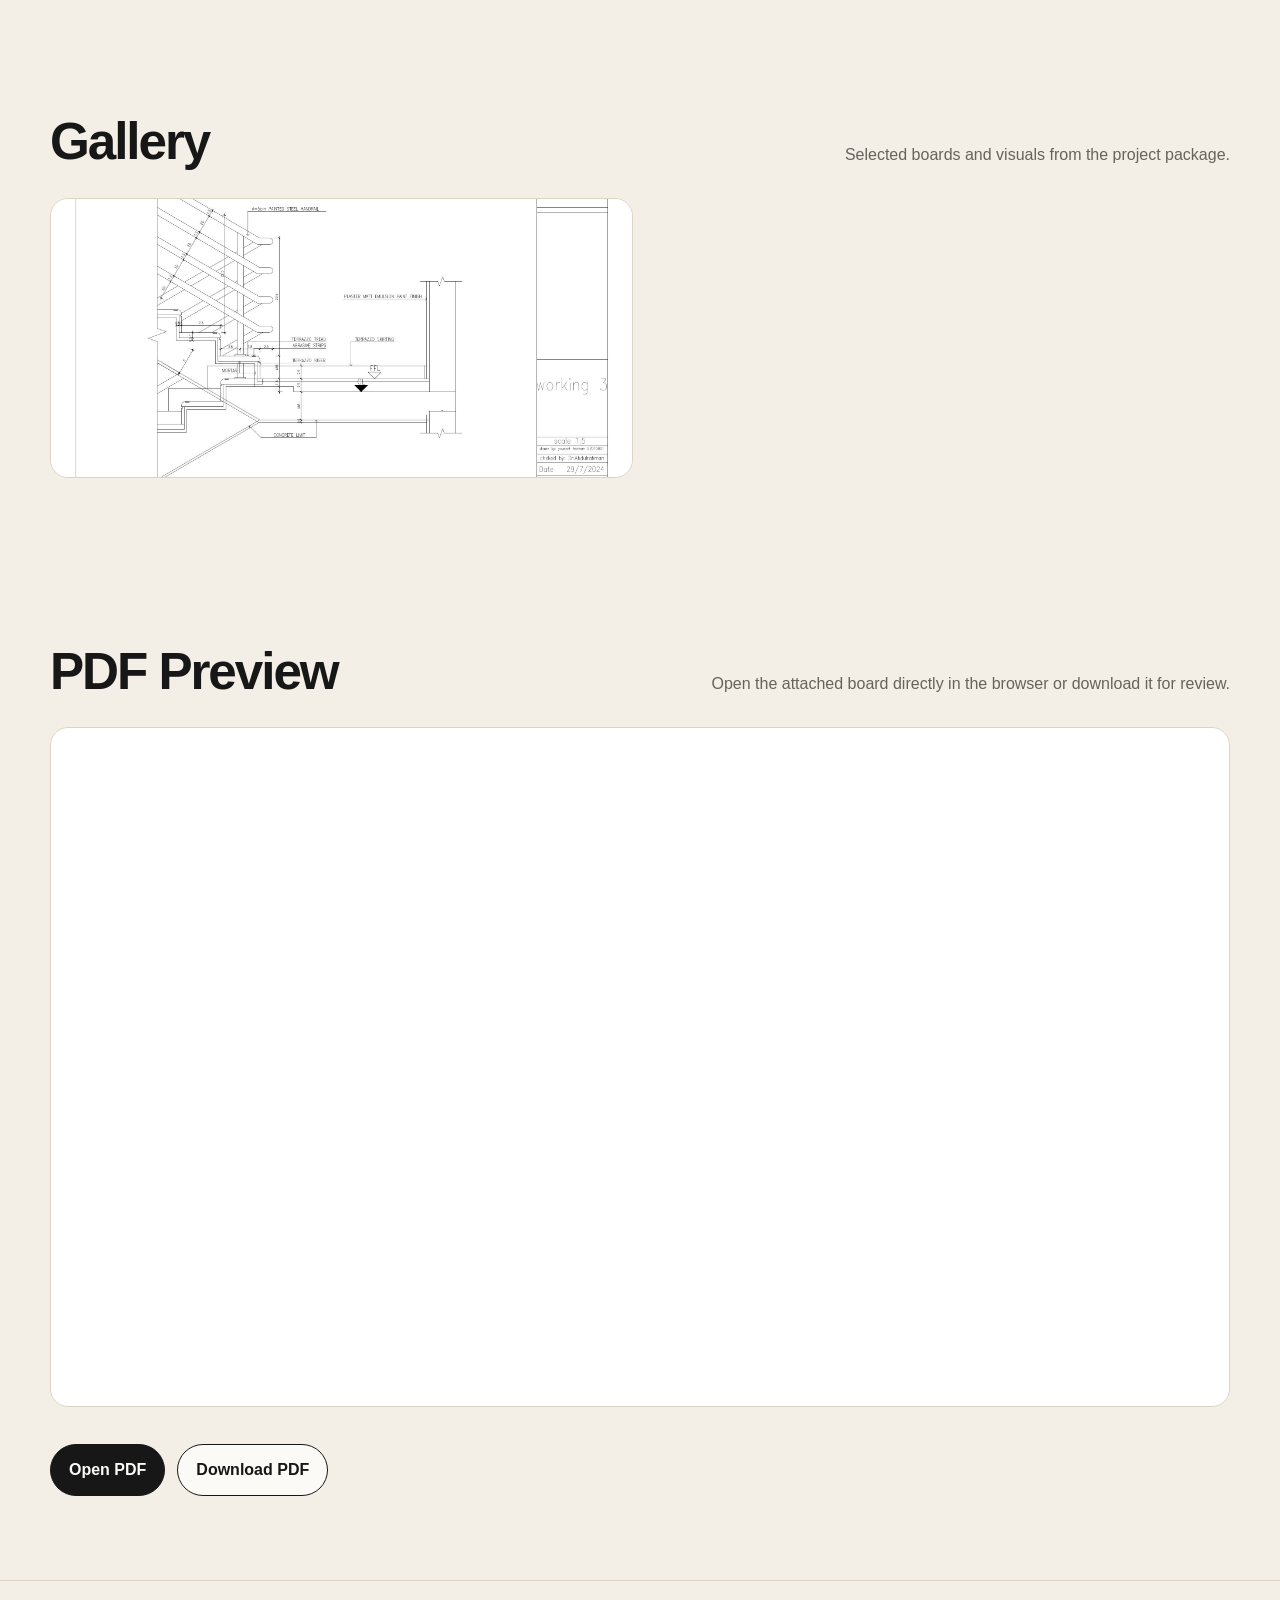
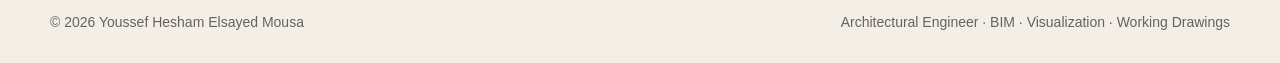
<file: project-staircase.html>
<!doctype html><html lang="en"><head><meta charset="utf-8"><meta name="viewport" content="width=device-width, initial-scale=1"><title>Staircase & Vertical Circulation Details | Youssef Hesham</title><meta name="description" content="Architectural portfolio of Youssef Hesham Elsayed Mousa."><link rel="stylesheet" href="css/style.css"></head><body><header class="nav"><div class="container nav-inner"><a class="brand" href="index.html"><span class="brand-mark">YH</span><span>Youssef Hesham</span></a><button class="menu-btn" data-menu>Menu</button><nav class="nav-links" data-links><a href="index.html">Home</a><a href="about.html">About</a><a href="resume.html">Resume</a><a href="projects.html">Projects</a><a href="contact.html">Contact</a></nav></div></header><main><section class="page-hero"><div class="container page-title reveal"><span class="eyebrow">Technical Details</span><h1>Staircase & Vertical Circulation Details</h1><p class="lead">A focused detail package for stairs and vertical circulation, including handrail detail, terrazzo steps, stair plans, elevator plan and stair section.</p><div class="project-hero-img reveal"><img src="assets/images/stairs-thumb.jpg" alt="Staircase & Vertical Circulation Details"></div></div></section><section class="section"><div class="container project-layout"><div class="panel reveal"><h2>Project Overview</h2><p>A focused detail package for stairs and vertical circulation, including handrail detail, terrazzo steps, stair plans, elevator plan and stair section.</p><h3>Scope</h3><p>Stair detail, painted steel handrail, terrazzo tread/riser/skirting, abrasive strips, elevator plan and stairs section.</p></div><aside class="panel side-card reveal"><h3>Project Data</h3><p><strong>Designer:</strong><br>Youssef Hesham Elsayed Mousa</p><p><strong>Discipline:</strong><br>Technical Details</p><p><strong>Contact:</strong><br>01021706360</p></aside></div></section><section class="section"><div class="container"><div class="section-head reveal"><h2>Gallery</h2><p>Selected boards and visuals from the project package.</p></div><div class="gallery"><img src="assets/images/stairs-thumb.jpg" alt="Staircase & Vertical Circulation Details image"></div></div></section><section class="section"><div class="container"><div class="section-head reveal"><h2>PDF Preview</h2><p>Open the attached board directly in the browser or download it for review.</p></div><iframe class="pdf-frame reveal" src="assets/pdf/project-02.pdf"></iframe><div class="hero-actions"><a class="btn dark" href="assets/pdf/project-02.pdf" target="_blank">Open PDF</a><a class="btn light" href="assets/pdf/project-02.pdf" download>Download PDF</a></div></div></section></main><a class="whatsapp" href="https://wa.me/201021706360" target="_blank" rel="noopener">WhatsApp</a><footer class="footer"><div class="container footer-inner"><span>© 2026 Youssef Hesham Elsayed Mousa</span><span>Architectural Engineer · BIM · Visualization · Working Drawings</span></div></footer><script src="js/main.js"></script></body></html>
</file>
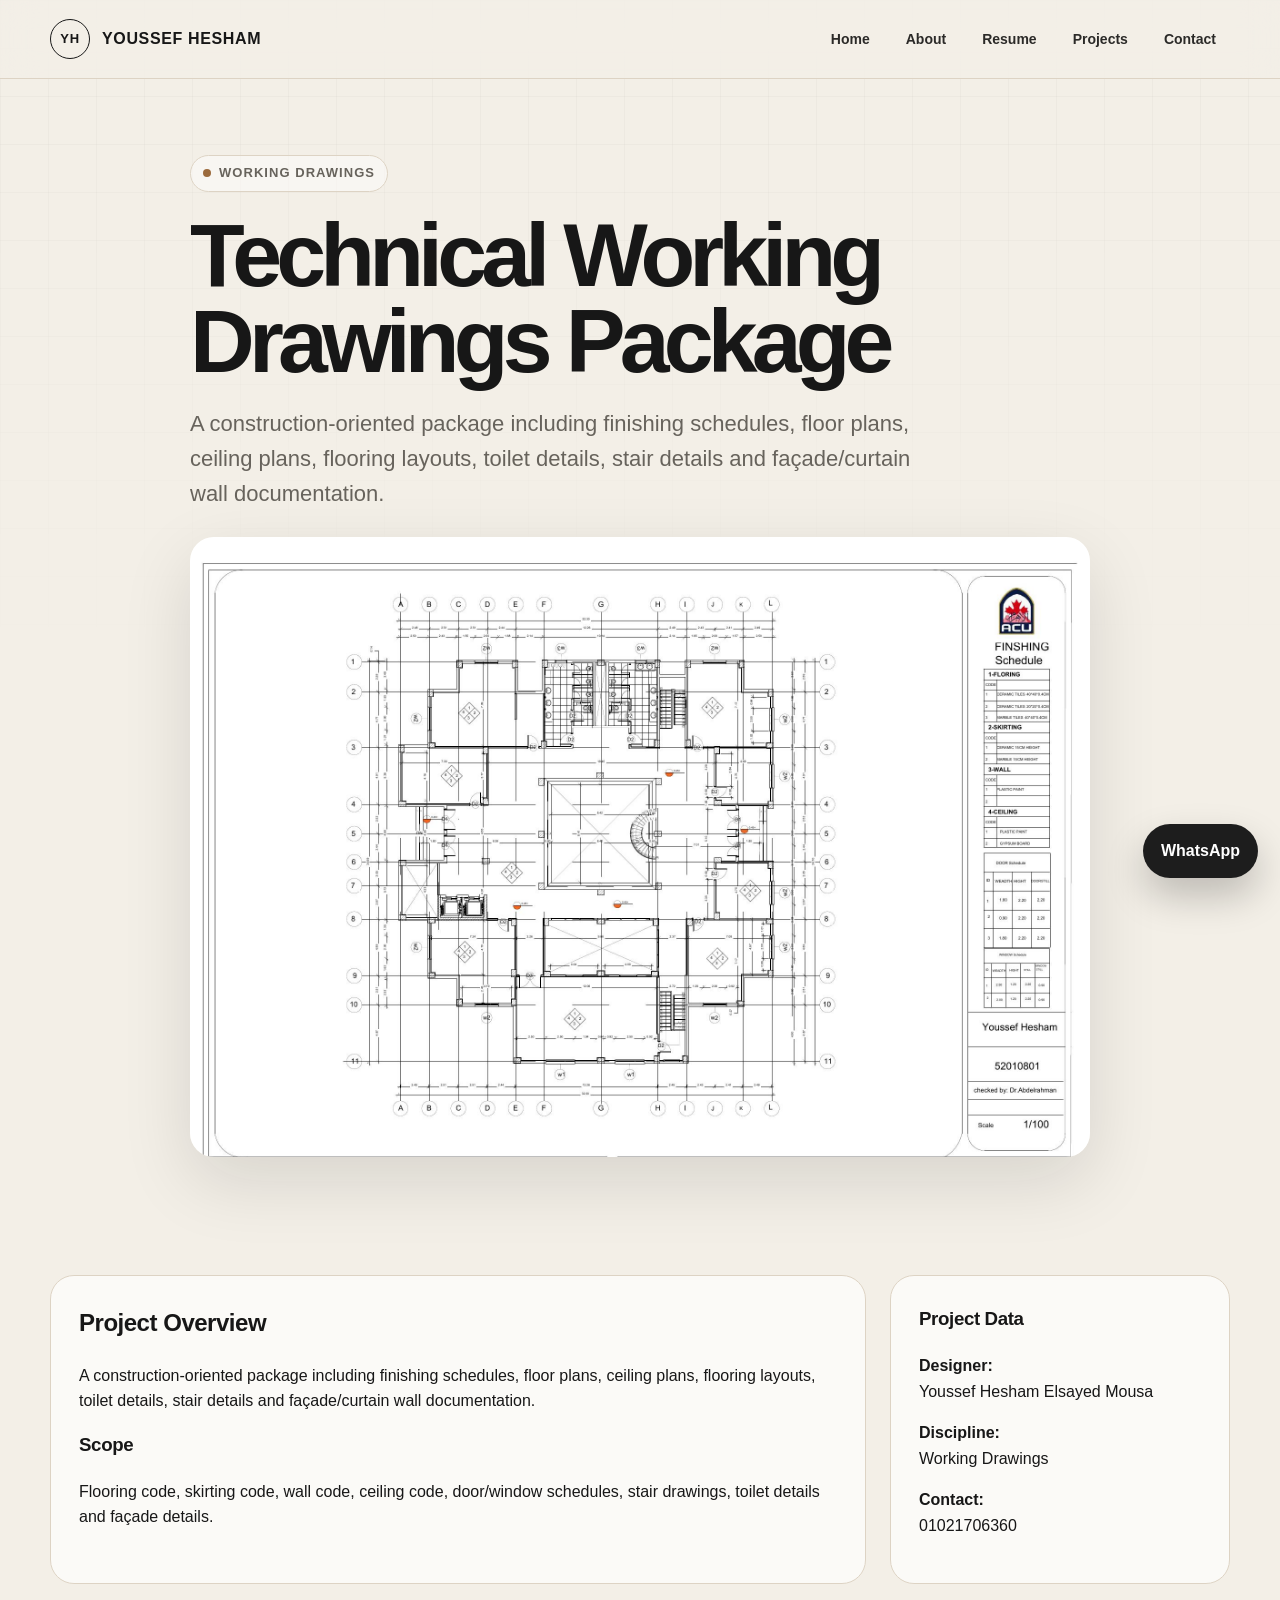
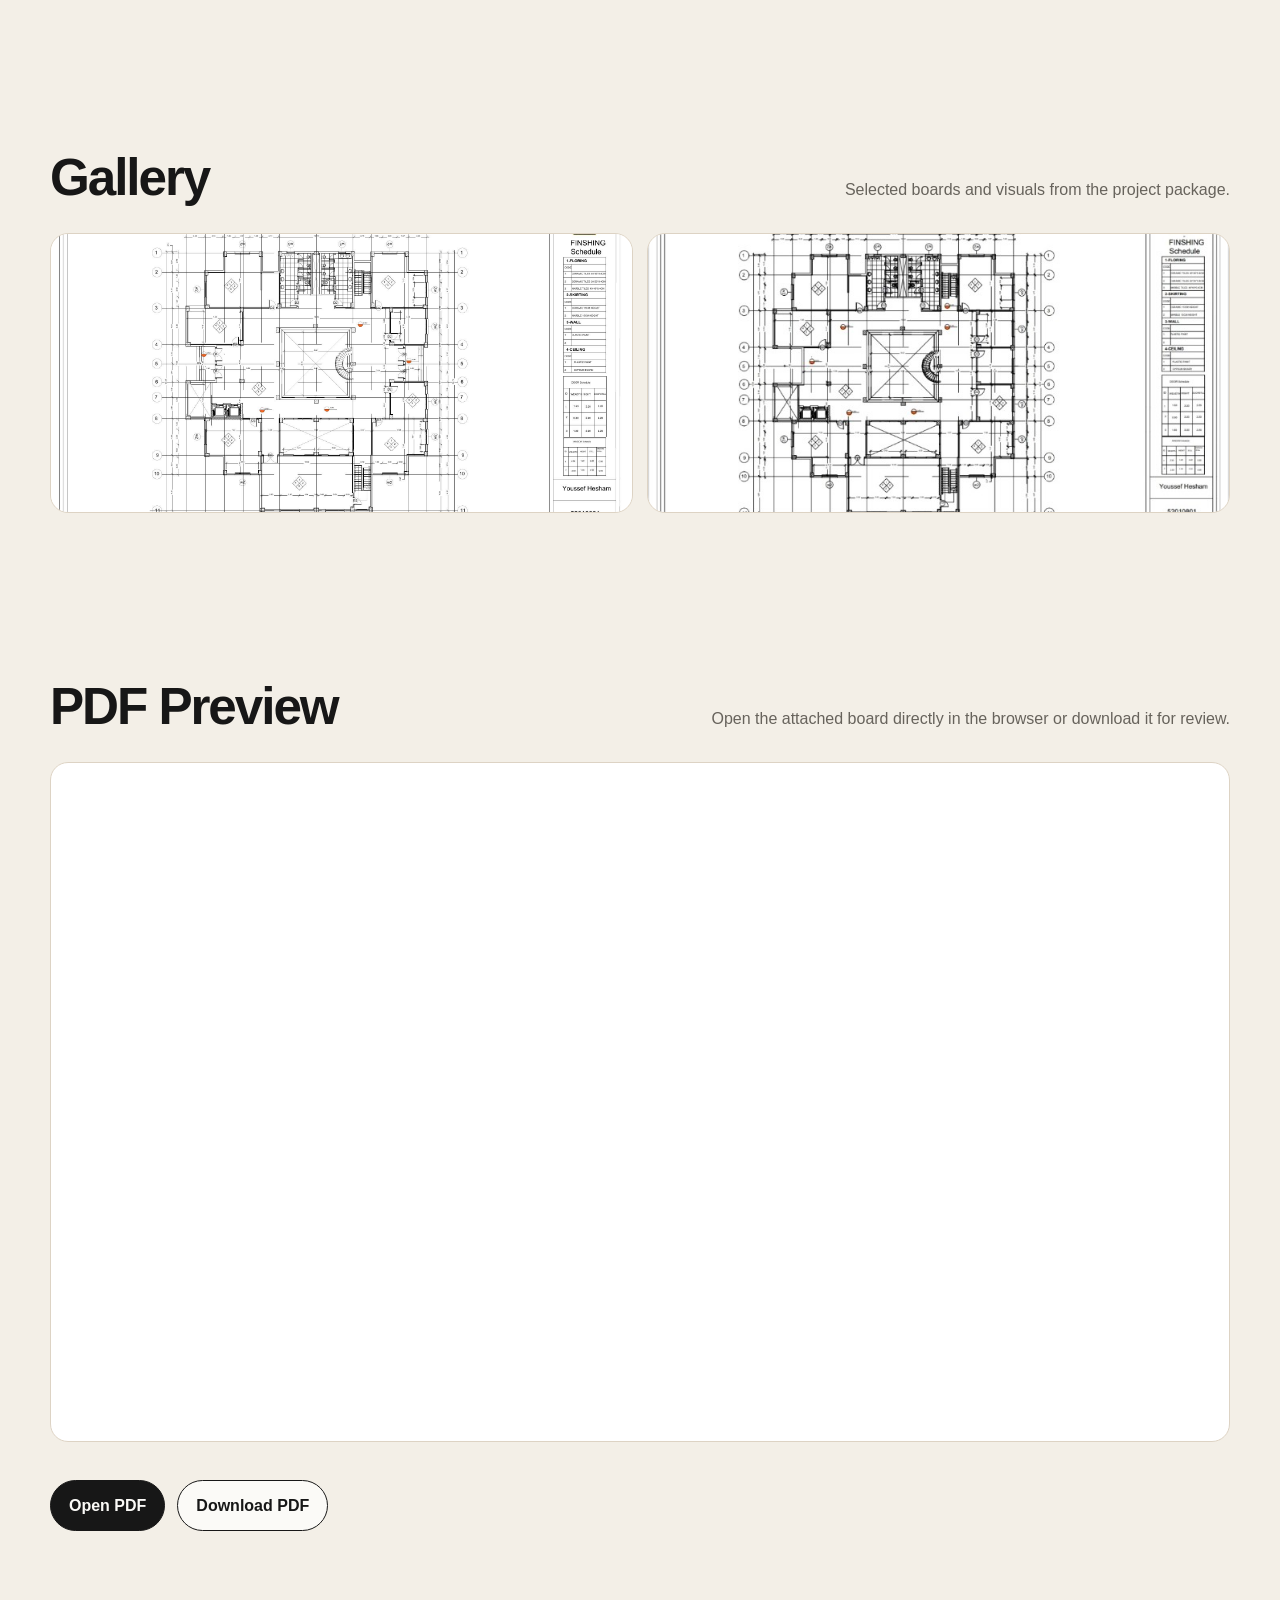
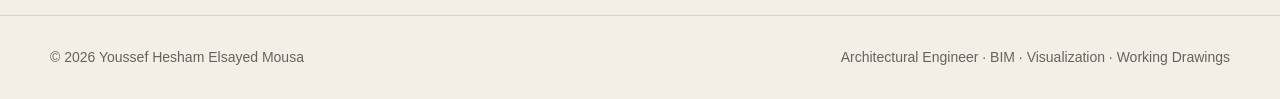
<file: project-working-drawings.html>
<!doctype html><html lang="en"><head><meta charset="utf-8"><meta name="viewport" content="width=device-width, initial-scale=1"><title>Technical Working Drawings Package | Youssef Hesham</title><meta name="description" content="Architectural portfolio of Youssef Hesham Elsayed Mousa."><link rel="stylesheet" href="css/style.css"></head><body><header class="nav"><div class="container nav-inner"><a class="brand" href="index.html"><span class="brand-mark">YH</span><span>Youssef Hesham</span></a><button class="menu-btn" data-menu>Menu</button><nav class="nav-links" data-links><a href="index.html">Home</a><a href="about.html">About</a><a href="resume.html">Resume</a><a href="projects.html">Projects</a><a href="contact.html">Contact</a></nav></div></header><main><section class="page-hero"><div class="container page-title reveal"><span class="eyebrow">Working Drawings</span><h1>Technical Working Drawings Package</h1><p class="lead">A construction-oriented package including finishing schedules, floor plans, ceiling plans, flooring layouts, toilet details, stair details and façade/curtain wall documentation.</p><div class="project-hero-img reveal"><img src="assets/images/working-thumb.jpg" alt="Technical Working Drawings Package"></div></div></section><section class="section"><div class="container project-layout"><div class="panel reveal"><h2>Project Overview</h2><p>A construction-oriented package including finishing schedules, floor plans, ceiling plans, flooring layouts, toilet details, stair details and façade/curtain wall documentation.</p><h3>Scope</h3><p>Flooring code, skirting code, wall code, ceiling code, door/window schedules, stair drawings, toilet details and façade details.</p></div><aside class="panel side-card reveal"><h3>Project Data</h3><p><strong>Designer:</strong><br>Youssef Hesham Elsayed Mousa</p><p><strong>Discipline:</strong><br>Working Drawings</p><p><strong>Contact:</strong><br>01021706360</p></aside></div></section><section class="section"><div class="container"><div class="section-head reveal"><h2>Gallery</h2><p>Selected boards and visuals from the project package.</p></div><div class="gallery"><img src="assets/images/working-thumb.jpg" alt="Technical Working Drawings Package image"><img src="assets/images/working-sheets.jpg" alt="Technical Working Drawings Package image"></div></div></section><section class="section"><div class="container"><div class="section-head reveal"><h2>PDF Preview</h2><p>Open the attached board directly in the browser or download it for review.</p></div><iframe class="pdf-frame reveal" src="assets/pdf/project-01.pdf"></iframe><div class="hero-actions"><a class="btn dark" href="assets/pdf/project-01.pdf" target="_blank">Open PDF</a><a class="btn light" href="assets/pdf/project-01.pdf" download>Download PDF</a></div></div></section></main><a class="whatsapp" href="https://wa.me/201021706360" target="_blank" rel="noopener">WhatsApp</a><footer class="footer"><div class="container footer-inner"><span>© 2026 Youssef Hesham Elsayed Mousa</span><span>Architectural Engineer · BIM · Visualization · Working Drawings</span></div></footer><script src="js/main.js"></script></body></html>
</file>
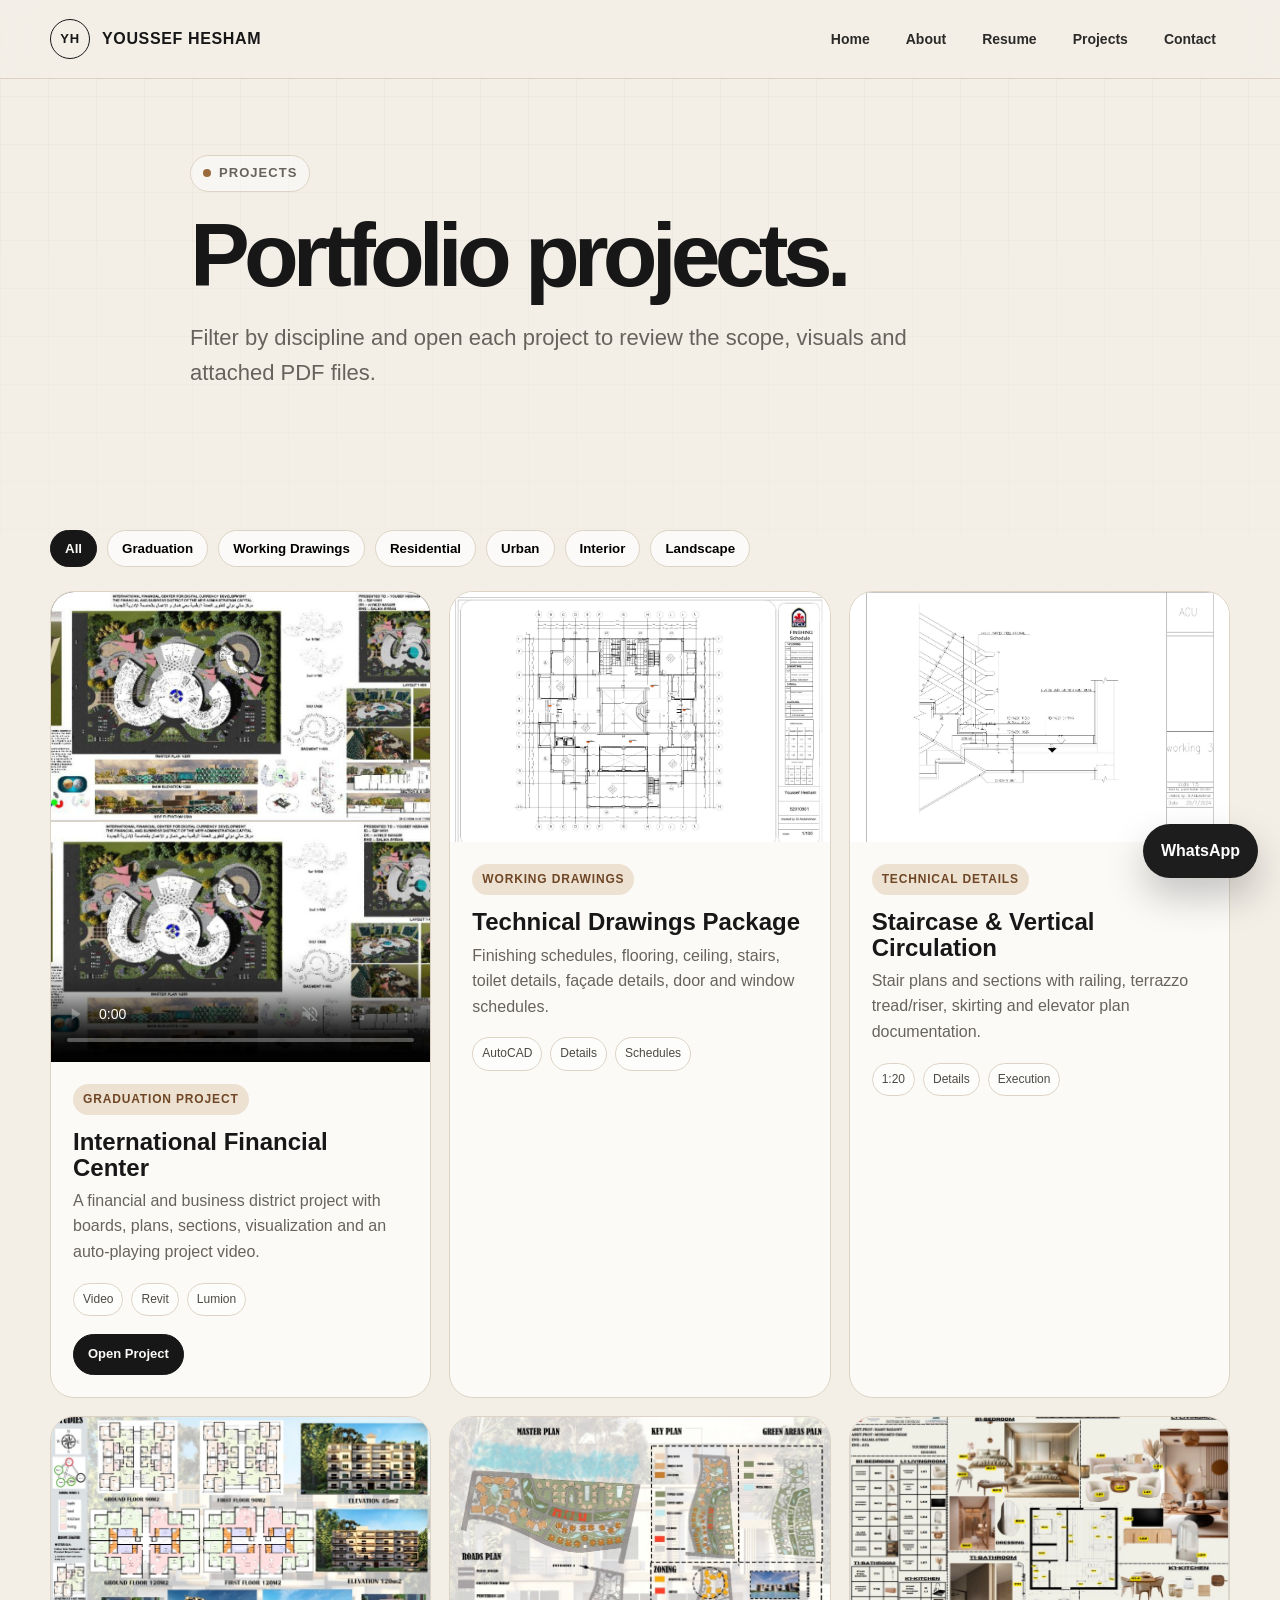
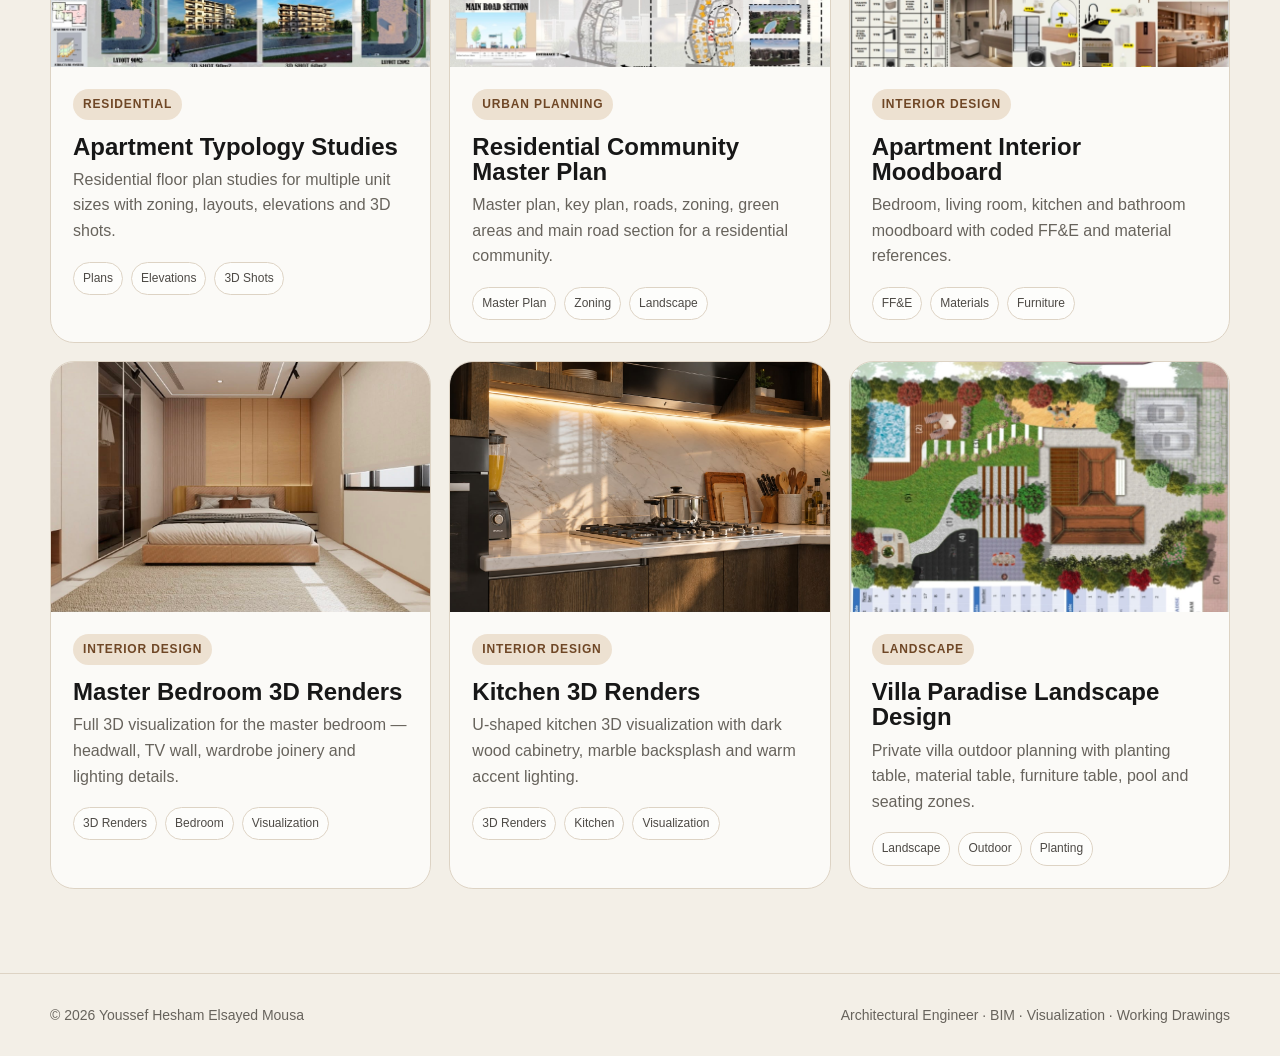
<file: projects.html>
<!doctype html><html lang="en"><head><meta charset="utf-8"><meta name="viewport" content="width=device-width, initial-scale=1"><title>Projects | Youssef Hesham</title><meta name="description" content="Architectural portfolio of Youssef Hesham Elsayed Mousa."><link rel="stylesheet" href="css/style.css"></head><body><header class="nav"><div class="container nav-inner"><a class="brand" href="index.html"><span class="brand-mark">YH</span><span>Youssef Hesham</span></a><button class="menu-btn" data-menu>Menu</button><nav class="nav-links" data-links><a href="index.html">Home</a><a href="about.html">About</a><a href="resume.html">Resume</a><a href="projects.html">Projects</a><a href="contact.html">Contact</a></nav></div></header><main><section class="page-hero"><div class="container page-title reveal"><span class="eyebrow">Projects</span><h1>Portfolio projects.</h1><p class="lead">Filter by discipline and open each project to review the scope, visuals and attached PDF files.</p></div></section><section class="section"><div class="container"><div class="filters reveal"><button class="filter active" data-filter="all">All</button><button class="filter" data-filter="graduation">Graduation</button><button class="filter" data-filter="working">Working Drawings</button><button class="filter" data-filter="residential">Residential</button><button class="filter" data-filter="urban">Urban</button><button class="filter" data-filter="interior">Interior</button><button class="filter" data-filter="landscape">Landscape</button></div><div class="cards">
<article class="card reveal graduation-card" data-category="graduation urban visualization">
  <div class="card-media-stack">
    <a class="card-img" href="project-graduation.html" aria-label="Open International Financial Center project">
      <img src="assets/images/graduation-board.jpg" alt="Graduation project board">
    </a>
    <video
      class="card-project-video"
      autoplay
      muted
      loop
      playsinline
      controls
      preload="metadata"
      poster="assets/images/graduation-board.jpg"
    >
      <source src="assets/videos/Graduation_pro.mp4" type="video/mp4">
      Your browser does not support the video tag.
    </video>
  </div>
  <div class="card-body">
    <span class="tag">Graduation Project</span>
    <h3>International Financial Center</h3>
    <p>A financial and business district project with boards, plans, sections, visualization and an auto-playing project video.</p>
    <div class="meta"><span>Video</span><span>Revit</span><span>Lumion</span></div>
    <div class="card-actions"><a class="btn dark btn-small" href="project-graduation.html">Open Project</a></div>
  </div>
</article>
<article class="card reveal" data-category="working technical"><a href="project-working-drawings.html"><div class="card-img"><img src="assets/images/working-thumb.jpg" alt="Working drawings package"></div><div class="card-body"><span class="tag">Working Drawings</span><h3>Technical Drawings Package</h3><p>Finishing schedules, flooring, ceiling, stairs, toilet details, façade details, door and window schedules.</p><div class="meta"><span>AutoCAD</span><span>Details</span><span>Schedules</span></div></div></a></article>
<article class="card reveal" data-category="working technical"><a href="project-staircase.html"><div class="card-img"><img src="assets/images/stairs-thumb.jpg" alt="Staircase details"></div><div class="card-body"><span class="tag">Technical Details</span><h3>Staircase & Vertical Circulation</h3><p>Stair plans and sections with railing, terrazzo tread/riser, skirting and elevator plan documentation.</p><div class="meta"><span>1:20</span><span>Details</span><span>Execution</span></div></div></a></article>
<article class="card reveal" data-category="residential visualization"><a href="project-residential.html"><div class="card-img"><img src="assets/images/residential-90-120.jpg" alt="Residential apartment studies"></div><div class="card-body"><span class="tag">Residential</span><h3>Apartment Typology Studies</h3><p>Residential floor plan studies for multiple unit sizes with zoning, layouts, elevations and 3D shots.</p><div class="meta"><span>Plans</span><span>Elevations</span><span>3D Shots</span></div></div></a></article>
<article class="card reveal" data-category="urban landscape"><a href="project-masterplan.html"><div class="card-img"><img src="assets/images/master-plan.jpg" alt="Community master plan"></div><div class="card-body"><span class="tag">Urban Planning</span><h3>Residential Community Master Plan</h3><p>Master plan, key plan, roads, zoning, green areas and main road section for a residential community.</p><div class="meta"><span>Master Plan</span><span>Zoning</span><span>Landscape</span></div></div></a></article>
<article class="card reveal" data-category="interior"><a href="project-interior.html"><div class="card-img"><img src="assets/images/interior-moodboard.jpg" alt="Interior design moodboard"></div><div class="card-body"><span class="tag">Interior Design</span><h3>Apartment Interior Moodboard</h3><p>Bedroom, living room, kitchen and bathroom moodboard with coded FF&E and material references.</p><div class="meta"><span>FF&E</span><span>Materials</span><span>Furniture</span></div></div></a></article>
<article class="card reveal" data-category="interior"><a href="project-interior.html#bedroom-gallery"><div class="card-img"><img src="assets/images/interior-bedroom-01.jpg" alt="Master bedroom 3D renders"></div><div class="card-body"><span class="tag">Interior Design</span><h3>Master Bedroom 3D Renders</h3><p>Full 3D visualization for the master bedroom — headwall, TV wall, wardrobe joinery and lighting details.</p><div class="meta"><span>3D Renders</span><span>Bedroom</span><span>Visualization</span></div></div></a></article>
<article class="card reveal" data-category="interior"><a href="project-interior.html#kitchen-gallery"><div class="card-img"><img src="assets/images/interior-kitchen-06.jpg" alt="Kitchen 3D renders"></div><div class="card-body"><span class="tag">Interior Design</span><h3>Kitchen 3D Renders</h3><p>U-shaped kitchen 3D visualization with dark wood cabinetry, marble backsplash and warm accent lighting.</p><div class="meta"><span>3D Renders</span><span>Kitchen</span><span>Visualization</span></div></div></a></article>
<article class="card reveal" data-category="landscape"><a href="project-landscape.html"><div class="card-img"><img src="assets/images/landscape-villa.jpg" alt="Villa landscape design"></div><div class="card-body"><span class="tag">Landscape</span><h3>Villa Paradise Landscape Design</h3><p>Private villa outdoor planning with planting table, material table, furniture table, pool and seating zones.</p><div class="meta"><span>Landscape</span><span>Outdoor</span><span>Planting</span></div></div></a></article>
</div><div class="no-results">No projects found for this filter.</div></div></section></main><a class="whatsapp" href="https://wa.me/201021706360" target="_blank" rel="noopener">WhatsApp</a><footer class="footer"><div class="container footer-inner"><span>© 2026 Youssef Hesham Elsayed Mousa</span><span>Architectural Engineer · BIM · Visualization · Working Drawings</span></div></footer><script src="js/main.js"></script></body></html>
</file>
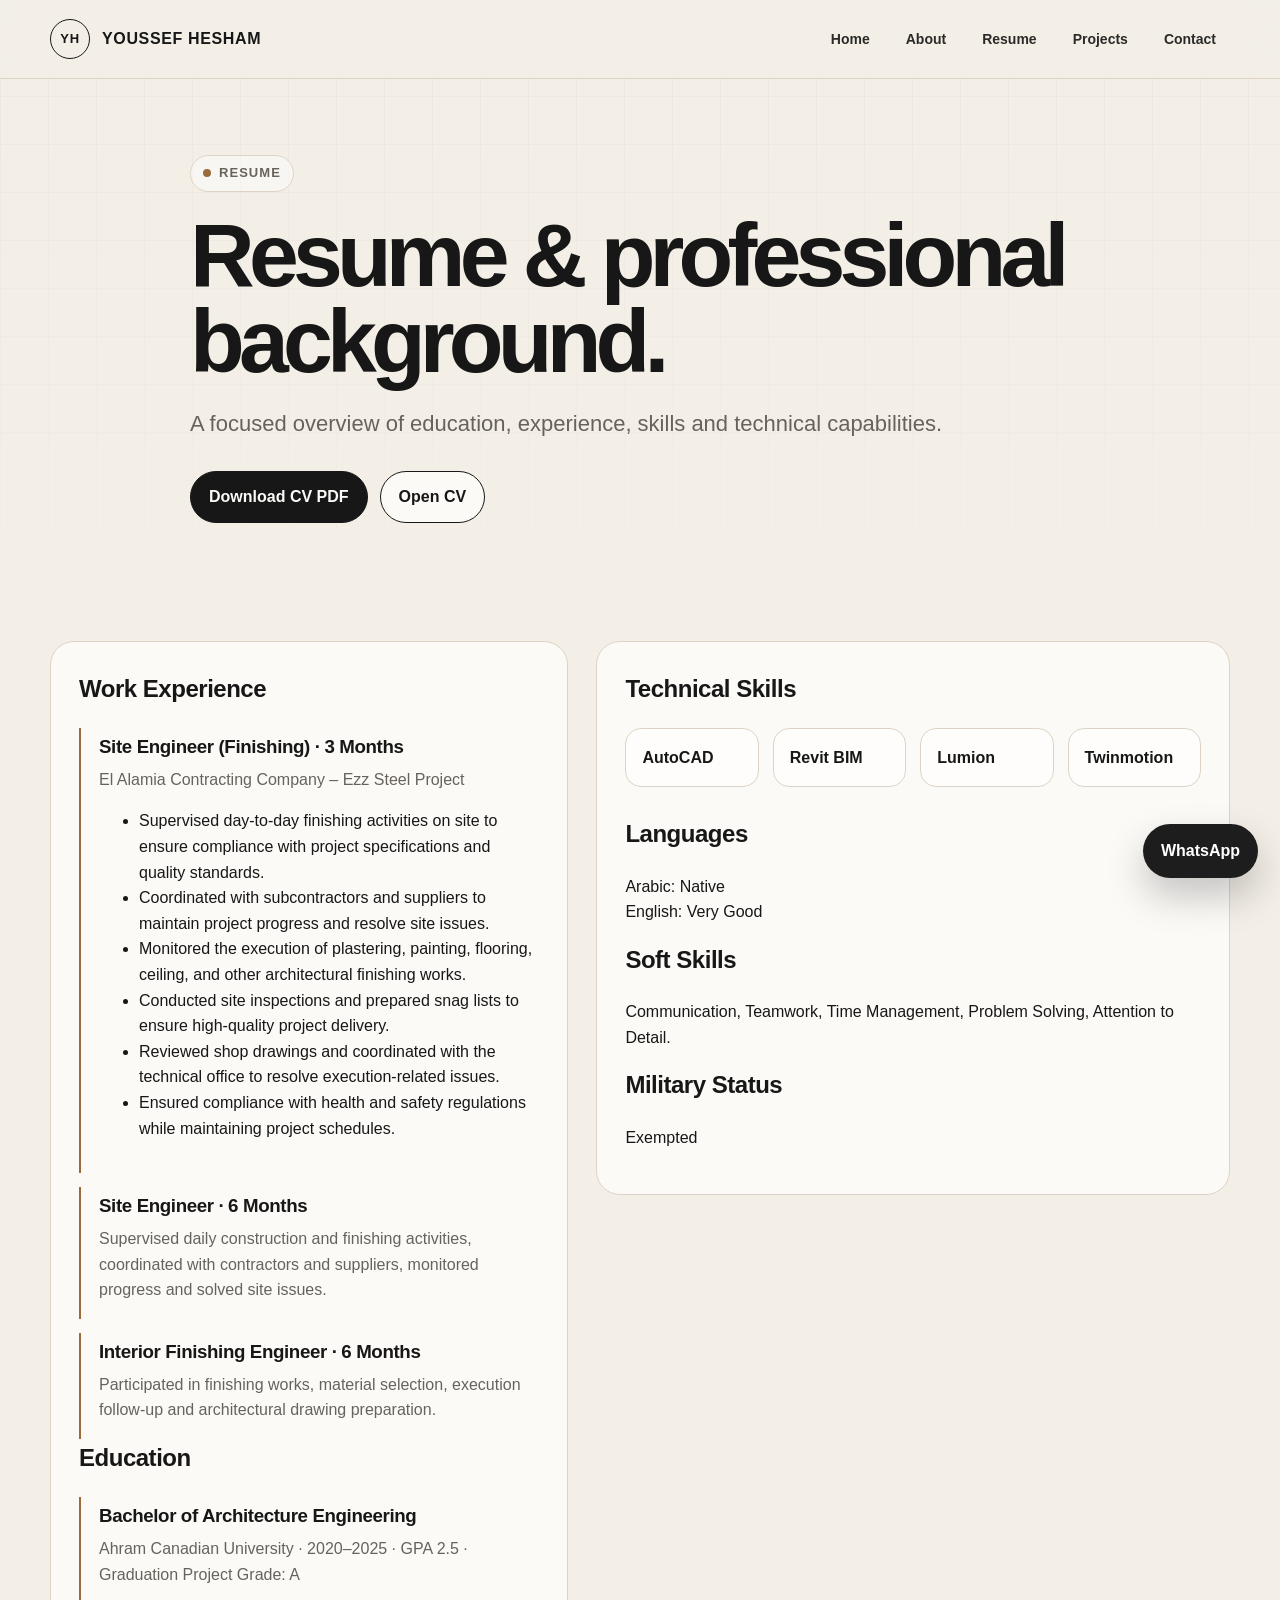
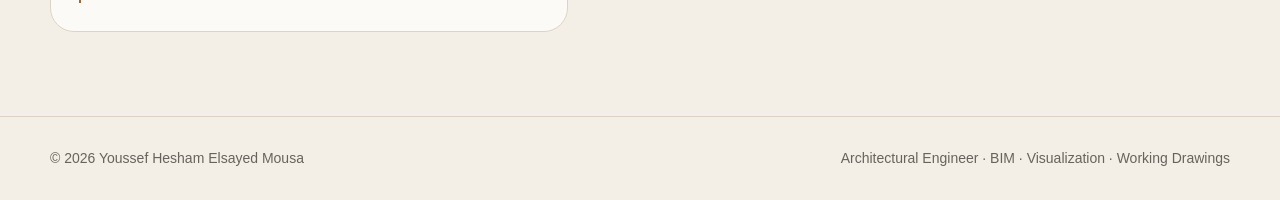
<file: resume.html>
<!doctype html><html lang="en"><head><meta charset="utf-8"><meta name="viewport" content="width=device-width, initial-scale=1"><title>Resume | Youssef Hesham</title><meta name="description" content="Architectural portfolio of Youssef Hesham Elsayed Mousa."><link rel="stylesheet" href="css/style.css"></head><body><header class="nav"><div class="container nav-inner"><a class="brand" href="index.html"><span class="brand-mark">YH</span><span>Youssef Hesham</span></a><button class="menu-btn" data-menu>Menu</button><nav class="nav-links" data-links><a href="index.html">Home</a><a href="about.html">About</a><a href="resume.html">Resume</a><a href="projects.html">Projects</a><a href="contact.html">Contact</a></nav></div></header><main><section class="page-hero"><div class="container page-title reveal"><span class="eyebrow">Resume</span><h1>Resume & professional background.</h1><p class="lead">A focused overview of education, experience, skills and technical capabilities.</p><div class="hero-actions"><a class="btn dark" href="assets/pdf/cv.pdf" download>Download CV PDF</a><a class="btn light" href="assets/pdf/cv.pdf" target="_blank">Open CV</a></div></div></section><section class="section"><div class="container two-col"><div class="panel reveal"><h2>Work Experience</h2><div class="timeline"><div class="timeline-item"><h3>Site Engineer (Finishing) · 3 Months</h3><p>El Alamia Contracting Company – Ezz Steel Project</p><ul><li>Supervised day-to-day finishing activities on site to ensure compliance with project specifications and quality standards.</li><li>Coordinated with subcontractors and suppliers to maintain project progress and resolve site issues.</li><li>Monitored the execution of plastering, painting, flooring, ceiling, and other architectural finishing works.</li><li>Conducted site inspections and prepared snag lists to ensure high-quality project delivery.</li><li>Reviewed shop drawings and coordinated with the technical office to resolve execution-related issues.</li><li>Ensured compliance with health and safety regulations while maintaining project schedules.</li></ul></div><div class="timeline-item"><h3>Site Engineer · 6 Months</h3><p>Supervised daily construction and finishing activities, coordinated with contractors and suppliers, monitored progress and solved site issues.</p></div><div class="timeline-item"><h3>Interior Finishing Engineer · 6 Months</h3><p>Participated in finishing works, material selection, execution follow-up and architectural drawing preparation.</p></div></div><h2>Education</h2><div class="timeline"><div class="timeline-item"><h3>Bachelor of Architecture Engineering</h3><p>Ahram Canadian University · 2020–2025 · GPA 2.5 · Graduation Project Grade: A</p></div></div></div><div class="panel reveal"><h2>Technical Skills</h2><div class="skill-grid"><div class="skill">AutoCAD</div><div class="skill">Revit BIM</div><div class="skill">Lumion</div><div class="skill">Twinmotion</div></div><h2 style="margin-top:28px">Languages</h2><p>Arabic: Native<br>English: Very Good</p><h2>Soft Skills</h2><p>Communication, Teamwork, Time Management, Problem Solving, Attention to Detail.</p><h2>Military Status</h2><p>Exempted</p></div></div></section></main><a class="whatsapp" href="https://wa.me/201021706360" target="_blank" rel="noopener">WhatsApp</a><footer class="footer"><div class="container footer-inner"><span>© 2026 Youssef Hesham Elsayed Mousa</span><span>Architectural Engineer · BIM · Visualization · Working Drawings</span></div></footer><script src="js/main.js"></script></body></html>
</file>
<file: css/style.css>
:root{
  --bg:#f3efe7;--paper:#fbfaf7;--ink:#171717;--muted:#67635c;--line:#ddd3c4;--accent:#9b6a3c;--accent-2:#22323f;--white:#fff;--shadow:0 24px 70px rgba(15,15,15,.12);--radius:24px;--radius-sm:16px;--max:1180px;
}
*{box-sizing:border-box}html{scroll-behavior:smooth}body{margin:0;font-family:Inter,Arial,Helvetica,sans-serif;background:var(--bg);color:var(--ink);line-height:1.6;overflow-x:hidden}body:before{content:"";position:fixed;inset:0;pointer-events:none;background-image:linear-gradient(rgba(0,0,0,.035) 1px,transparent 1px),linear-gradient(90deg,rgba(0,0,0,.035) 1px,transparent 1px);background-size:48px 48px;mask-image:linear-gradient(to bottom,rgba(0,0,0,.8),transparent 75%);z-index:-1}a{color:inherit;text-decoration:none}img{max-width:100%;display:block}.container{width:min(var(--max),calc(100% - 40px));margin-inline:auto}.nav{position:sticky;top:0;z-index:50;background:rgba(243,239,231,.78);backdrop-filter:blur(18px);border-bottom:1px solid var(--line)}.nav-inner{height:78px;display:flex;align-items:center;justify-content:space-between;gap:24px}.brand{display:flex;align-items:center;gap:12px;font-weight:800;letter-spacing:.04em;text-transform:uppercase}.brand-mark{width:40px;height:40px;border:1px solid var(--ink);display:grid;place-items:center;border-radius:50%;font-size:13px}.nav-links{display:flex;align-items:center;gap:8px}.nav-links a{padding:10px 14px;border-radius:999px;color:#2b2a28;font-size:14px;font-weight:650}.nav-links a:hover,.nav-links a.active{background:var(--ink);color:var(--paper)}.menu-btn{display:none;border:1px solid var(--line);background:var(--paper);border-radius:999px;padding:10px 14px;font-weight:800}.btn{display:inline-flex;align-items:center;justify-content:center;gap:10px;min-height:46px;padding:12px 18px;border-radius:999px;border:1px solid var(--ink);font-weight:750;transition:transform .25s ease,box-shadow .25s ease,background .25s ease}.btn:hover{transform:translateY(-2px);box-shadow:0 12px 24px rgba(0,0,0,.12)}.btn.dark{background:var(--ink);color:var(--paper)}.btn.light{background:var(--paper)}.btn.accent{background:var(--accent);border-color:var(--accent);color:white}.hero{min-height:calc(100vh - 78px);display:grid;align-items:center;padding:70px 0}.hero-grid{display:grid;grid-template-columns:1.05fr .95fr;gap:44px;align-items:center}.eyebrow{display:inline-flex;align-items:center;gap:8px;padding:7px 12px;border:1px solid var(--line);border-radius:999px;background:rgba(255,255,255,.45);font-size:13px;font-weight:750;color:var(--muted);text-transform:uppercase;letter-spacing:.08em}.eyebrow:before{content:"";width:8px;height:8px;background:var(--accent);border-radius:50%}.hero h1,.page-title h1{font-size:clamp(44px,7vw,94px);line-height:.96;letter-spacing:-.065em;margin:20px 0 18px}.lead{font-size:clamp(17px,2vw,22px);color:var(--muted);max-width:760px}.hero-actions{display:flex;flex-wrap:wrap;gap:12px;margin-top:30px}.stats{display:grid;grid-template-columns:repeat(3,1fr);gap:12px;margin-top:36px}.stat{border:1px solid var(--line);border-radius:18px;padding:16px;background:rgba(255,255,255,.48)}.stat strong{display:block;font-size:26px;line-height:1}.stat span{font-size:13px;color:var(--muted);font-weight:650}.hero-card{position:relative;border-radius:var(--radius);overflow:hidden;box-shadow:var(--shadow);background:var(--paper);padding:14px;transform-style:preserve-3d}.hero-card img{aspect-ratio:4/4.9;width:100%;object-fit:cover;border-radius:18px;filter:saturate(.94) contrast(1.04)}.hero-label{position:absolute;left:30px;right:30px;bottom:30px;background:rgba(23,23,23,.82);color:white;border-radius:18px;padding:18px;backdrop-filter:blur(12px)}.hero-label small{color:#d5c8b7;text-transform:uppercase;letter-spacing:.1em}.section{padding:84px 0}.section-head{display:flex;justify-content:space-between;gap:24px;align-items:end;margin-bottom:30px}.section-head h2{font-size:clamp(32px,4vw,56px);line-height:1;letter-spacing:-.04em;margin:0}.section-head p{max-width:520px;color:var(--muted);margin:0}.cards{display:grid;grid-template-columns:repeat(3,1fr);gap:18px}.card{background:rgba(255,255,255,.68);border:1px solid var(--line);border-radius:var(--radius);overflow:hidden;transition:transform .25s ease,box-shadow .25s ease,border-color .25s ease}.card:hover{transform:translateY(-6px);box-shadow:var(--shadow);border-color:#c5b49d}.card-img{height:250px;background:#ddd;overflow:hidden}.card-img img{height:100%;width:100%;object-fit:cover;transition:transform .7s cubic-bezier(.2,.8,.2,1)}.card:hover .card-img img{transform:scale(1.06)}.card-body{padding:22px}.tag{display:inline-flex;padding:6px 10px;border-radius:999px;background:#ede1d1;color:#6f4726;font-size:12px;font-weight:800;text-transform:uppercase;letter-spacing:.07em}.card h3{margin:14px 0 8px;font-size:24px;line-height:1.05}.card p{color:var(--muted);margin:0 0 18px}.meta{display:flex;flex-wrap:wrap;gap:8px}.meta span{border:1px solid var(--line);border-radius:999px;padding:6px 9px;font-size:12px;color:#4d4a45;background:rgba(255,255,255,.5)}.page-hero{padding:76px 0 34px}.page-title{max-width:900px}.two-col{display:grid;grid-template-columns:.9fr 1.1fr;gap:28px;align-items:start}.panel{border:1px solid var(--line);background:rgba(255,255,255,.65);border-radius:var(--radius);padding:28px}.panel h2,.panel h3{margin-top:0;letter-spacing:-.02em}.timeline{display:grid;gap:14px}.timeline-item{border-left:2px solid var(--accent);padding:4px 0 16px 18px}.timeline-item h3{margin:0 0 5px}.timeline-item p{margin:0;color:var(--muted)}.skill-grid{display:grid;grid-template-columns:repeat(4,1fr);gap:14px}.skill{padding:16px;border:1px solid var(--line);border-radius:16px;background:rgba(255,255,255,.58);font-weight:750}.filters{display:flex;gap:10px;flex-wrap:wrap;margin-bottom:24px}.filter{border:1px solid var(--line);background:rgba(255,255,255,.7);border-radius:999px;padding:10px 14px;font-weight:800;cursor:pointer}.filter.active{background:var(--ink);color:var(--paper);border-color:var(--ink)}.project-hero-img{border-radius:var(--radius);overflow:hidden;box-shadow:var(--shadow);margin-top:26px}.project-hero-img img{width:100%;max-height:620px;object-fit:cover}.project-layout{display:grid;grid-template-columns:1fr 340px;gap:24px}.side-card{position:sticky;top:100px}.gallery{display:grid;grid-template-columns:repeat(2,1fr);gap:14px}.gallery img{border-radius:18px;border:1px solid var(--line);height:280px;width:100%;object-fit:cover;background:white}.pdf-frame{width:100%;height:680px;border:1px solid var(--line);border-radius:18px;background:white}.contact-grid{display:grid;grid-template-columns:1fr 1fr;gap:20px}.contact-link{display:flex;align-items:center;justify-content:space-between;gap:18px;padding:20px;border:1px solid var(--line);border-radius:18px;background:rgba(255,255,255,.66);font-weight:800}.footer{border-top:1px solid var(--line);padding:30px 0;color:var(--muted);font-size:14px}.footer-inner{display:flex;justify-content:space-between;gap:20px;flex-wrap:wrap}.whatsapp{position:fixed;right:22px;bottom:22px;z-index:70;background:#1d1d1d;color:#fff;padding:14px 18px;border-radius:999px;box-shadow:0 18px 38px rgba(0,0,0,.22);font-weight:850}.reveal{opacity:0;transform:translateY(22px);transition:opacity .75s ease,transform .75s ease}.reveal.show{opacity:1;transform:none}.tilt{transition:transform .25s ease}.no-results{display:none;padding:28px;border:1px dashed var(--line);border-radius:18px;color:var(--muted)}
.project-media-grid{display:grid;grid-template-columns:1.05fr .95fr;gap:18px;margin-top:26px;align-items:stretch}.project-media-grid figure,.project-video-card{margin:0}.project-media-grid .project-hero-img{margin-top:0;height:100%}.project-media-grid .project-hero-img img{height:100%;min-height:360px}.project-video-card{border-radius:var(--radius);overflow:hidden;box-shadow:var(--shadow);background:var(--paper);border:1px solid var(--line)}.project-video,.gallery-video{width:100%;height:100%;display:block;object-fit:cover;background:#111}.project-video{min-height:360px;max-height:620px}.project-media-grid figcaption{padding:12px 16px;font-size:13px;font-weight:800;letter-spacing:.07em;text-transform:uppercase;color:var(--muted);background:rgba(255,255,255,.78);border-top:1px solid var(--line)}.gallery-mixed video{border-radius:18px;border:1px solid var(--line);height:280px;width:100%;object-fit:cover;background:#111}
@media (prefers-reduced-motion: reduce){*{animation:none!important;transition:none!important;scroll-behavior:auto!important}.reveal{opacity:1;transform:none}}
@media (max-width: 900px){.project-media-grid{grid-template-columns:1fr}.menu-btn{display:inline-flex}.nav-links{position:absolute;top:78px;left:20px;right:20px;display:none;flex-direction:column;align-items:stretch;padding:14px;background:var(--paper);border:1px solid var(--line);border-radius:18px;box-shadow:var(--shadow)}.nav-links.open{display:flex}.nav-links a{text-align:center}.hero-grid,.two-col,.project-layout,.contact-grid{grid-template-columns:1fr}.cards{grid-template-columns:1fr 1fr}.skill-grid{grid-template-columns:1fr 1fr}.section-head{display:block}.side-card{position:static}.pdf-frame{height:560px}}
@media (max-width: 620px){.project-video,.project-media-grid .project-hero-img img{min-height:240px}.container{width:min(100% - 26px,var(--max))}.cards,.stats,.skill-grid,.gallery{grid-template-columns:1fr}.hero{padding:44px 0}.section{padding:58px 0}.card-img{height:220px}.whatsapp{right:14px;bottom:14px;padding:12px 14px}.hero h1,.page-title h1{font-size:44px}.nav-inner{height:70px}.nav-links{top:70px}.pdf-frame{height:460px}}


/* Graduation video card inside Projects page */
.card-media-stack{
  display:grid;
  gap:0;
  background:#111;
}
.card-media-stack .card-img{
  display:block;
  border-bottom:1px solid var(--line);
}
.card-project-video{
  display:block;
  width:100%;
  height:240px;
  object-fit:cover;
  background:#111;
}
.graduation-card .card-img{
  height:230px;
}
.card-actions{
  margin-top:18px;
}
.btn-small{
  min-height:40px;
  padding:9px 14px;
  font-size:13px;
}
.graduation-card:hover .card-project-video{
  filter:saturate(1.04) contrast(1.03);
}
@media (max-width:620px){
  .card-project-video{height:210px}
  .graduation-card .card-img{height:200px}
}
</file>
